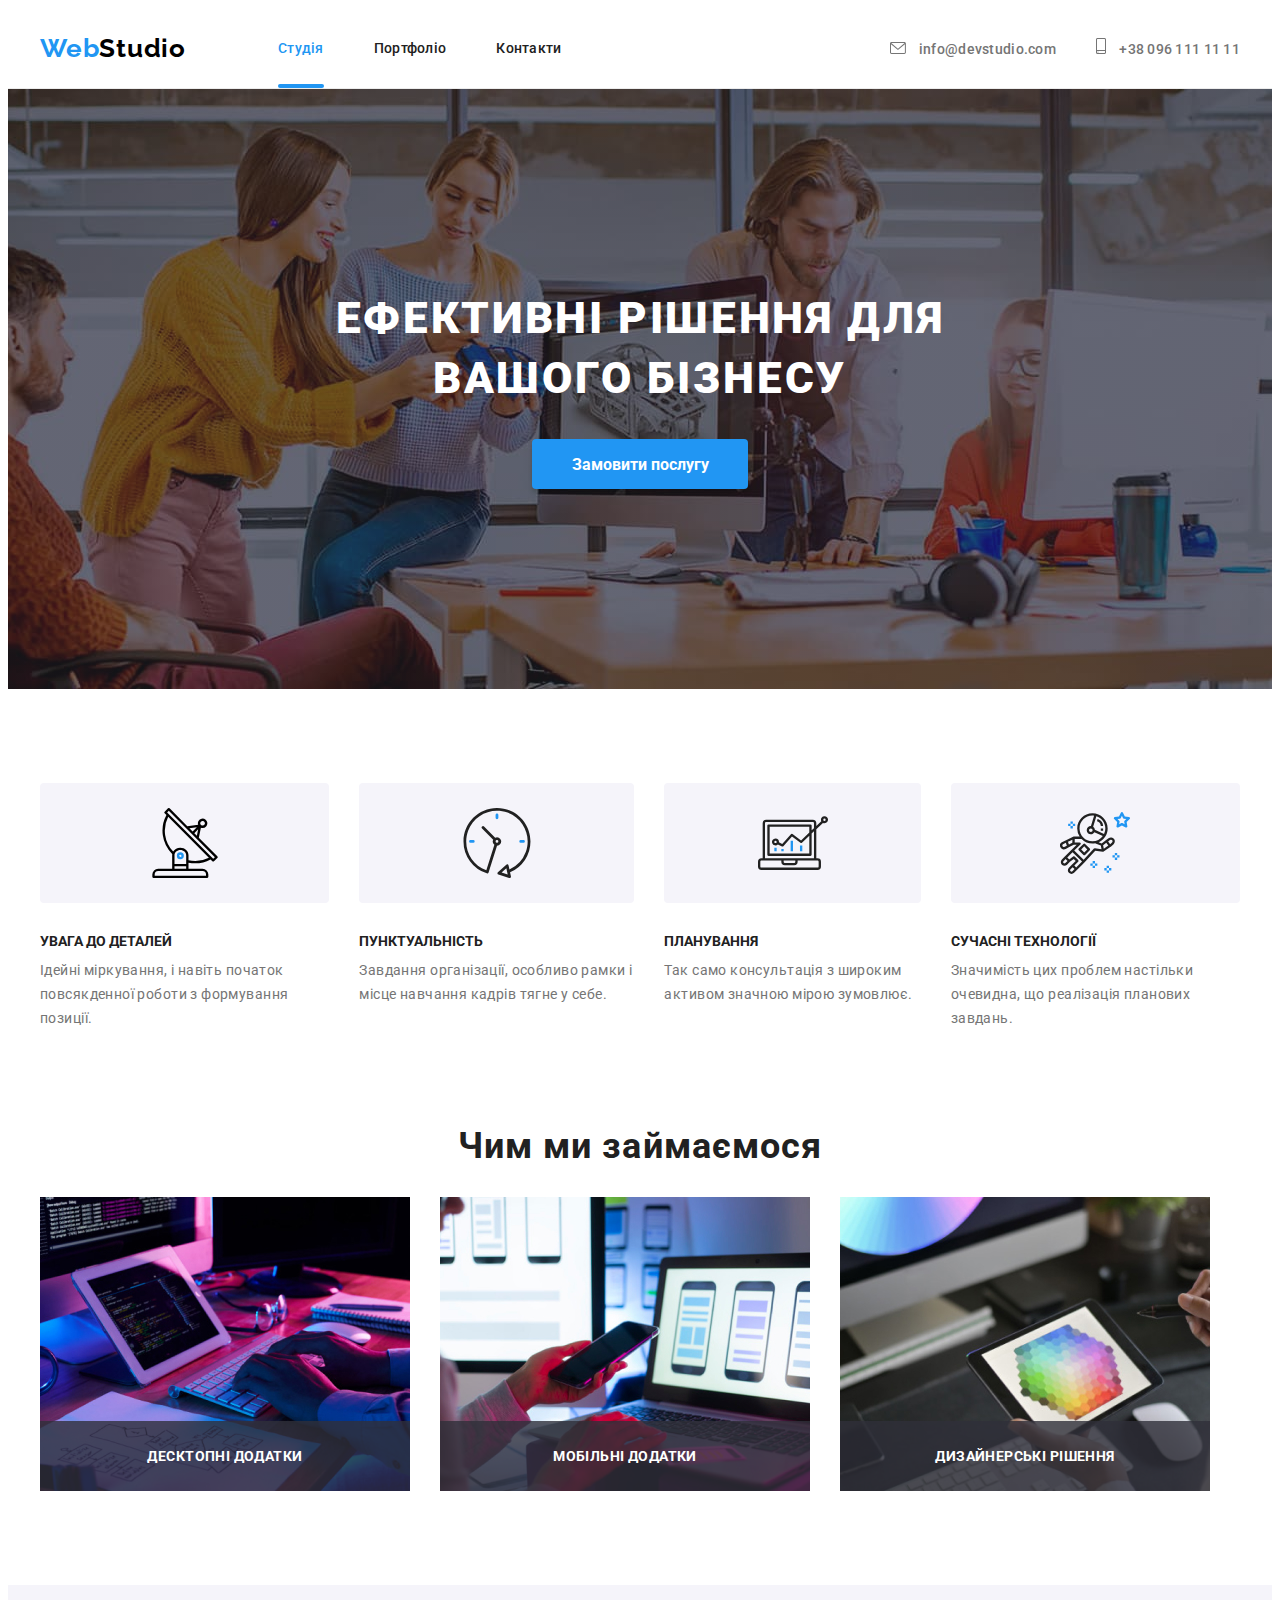
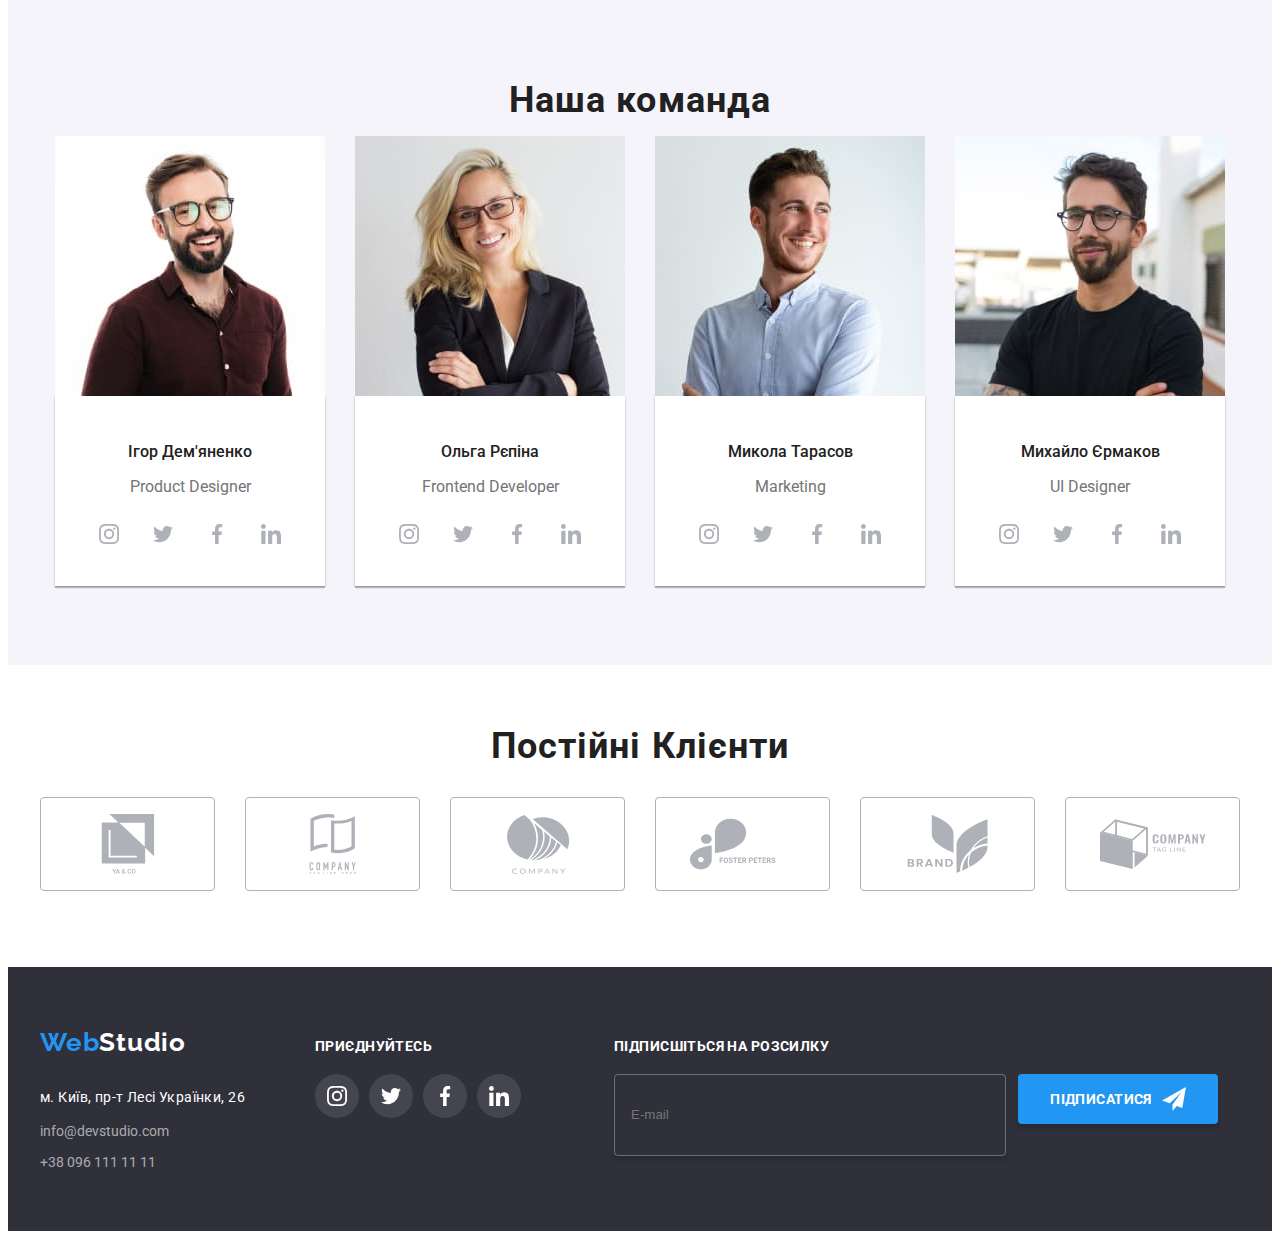
<file: index.html>
<!DOCTYPE html>
<html lang="uk">
  <head>
    <meta charset="UTF-8" />
    <meta name="viewport" content="width=device-width, initial-scale=1.0" />

    <link rel="preconnect" href="https://fonts.googleapis.com" />
    <link rel="preconnect" href="https://fonts.gstatic.com" crossorigin />
    <link
      href="https://fonts.googleapis.com/css2?family=Montserrat:wght@400;700&family=Roboto:wght@400;500;700;900&display=swap"
      rel="stylesheet"
    />
    <link
      href="https://fonts.googleapis.com/css2?family=Montserrat:wght@400;700&family=Raleway:wght@400;500;700;900&display=swap"
      rel="stylesheet"
    />
    <link
      rel="stylesheet"
      href="https://cdnjs.cloudflare.com/ajax/libs/modern-normalize/2.0.0/modern-normalize.min.css"
      integrity="sha512-4xo8blKMVCiXpTaLzQSLSw3KFOVPWhm/TRtuPVc4WG6kUgjH6J03IBuG7JZPkcWMxJ5huwaBpOpnwYElP/m6wg=="
      crossorigin="anonymous"
      referrerpolicy="no-referrer"
    />
    <link rel="stylesheet" href="./css/main.min.css" />
    <title>WebStudio</title>
  </head>

  <body class="body" style>
    <!-- Header -->
    <header class="header-container">
      <div class="container head-container">
        <nav class="navigation">
          <a class="logo" href="./index.html">
            Web<span class="studio">Studio</span>
          </a>
          <ul class="navigation__list">
            <li class="navigation__item">
              <a class="navigation__link current" href="./index.html">Студія</a>
            </li>
            <li class="navigation__item">
              <a class="navigation__link" href="./portfolio.html">Портфоліо</a>
            </li>
            <li class="navigation__item">
              <a class="navigation__link" href="./contacts.html">Контакти</a>
            </li>
          </ul>
        </nav>
        <button
          type="button"
          class="menu-toggle js-open-menu"
          aria-expanded="false"
          aria-controls="mobile-menu"
        >
          <svg width="40" height="40">
            <use
              class="button-mobile__icon"
              href="./images/sprite/sprite.svg#icon-menu"
            ></use>
          </svg>
        </button>
        <!-- contacts -->
        <ul class="contacts-header__list">
          <li class="contacts-header__item">
            <a class="contacts-header__link" href="mailto:info@devstudio.com">
              <svg class="contacts-header__icon mail">
                <use href="./images/sprite/sprite.svg#icon-mail"></use>
              </svg>
              info@devstudio.com
            </a>
          </li>
          <li class="contacts-header__item">
            <a class="contacts-header__link" href="tel:+380961111111">
              <svg class="contacts-header__icon phone">
                <use href="./images/sprite/sprite.svg#icon-phone"></use>
              </svg>
              +38 096 111 11 11
            </a>
          </li>
        </ul>
        <!-- mobile menu -->
        <div class="mobile-menu js-menu-container" id="mobile-menu">
          <button type="button" class="menu-toggle js-close-menu">
            <svg width="40" height="40">
              <use
                class="mobile-close__icon"
                href="./images/sprite/sprite.svg#icon-close-menu"
              ></use>
            </svg>
          </button>
          <div class="menu">
            <nav class="navigation-mob">
              <ul class="navigation-mob__list">
                <li class="navigation-mob__item">
                  <a class="navigation-mob__link current" href="./index.html"
                    >Студія</a
                  >
                </li>
                <li class="navigation-mob__item">
                  <a class="navigation-mob__link" href="./portfolio.html"
                    >Портфоліо</a
                  >
                </li>
                <li class="navigation-mob__item">
                  <a class="navigation-mob__link" href="./contacts.html"
                    >Контакти</a
                  >
                </li>
              </ul>
            </nav>
            <!-- mobile contacts -->
            <ul class="contacts-mob__list">
              <li class="contacts-mob__item">
                <a class="contacts-mob__link" href="mailto:info@devstudio.com">
                  info@devstudio.com
                </a>
              </li>
              <li class="contacts-mob__item">
                <a class="contacts-mob__link" href="tel:+380961111111">
                  +38 096 111 11 11
                </a>
              </li>
            </ul>
            <ul class="mobile-pages__list">
              <li class="mobile-pages__item">
                <a class="mobile-pages__link" href="">Instagram</a>
              </li>
              <li class="mobile-pages__item">
                <a class="mobile-pages__link" href="">Twitter</a>
              </li>
              <li class="mobile-pages__item">
                <a class="mobile-pages__link" href="">Facebook</a>
              </li>
              <li class="mobile-pages__item">
                <a class="mobile-pages__link" href="">LinkedIn</a>
              </li>
            </ul>
          </div>
        </div>
      </div>
    </header>

    <main>
      <!-- hero -->
      <section class="hero">
        <div class="container">
          <h1 class="hero__title">Ефективні рішення для вашого бізнесу</h1>
          <button data-modal-open class="hero__button" type="button">
            Замовити послугу
          </button>
        </div>
      </section>

      <!-- Advantages Section -->
      <section class="advantages-section">
        <div class="container">
          <h2 class="hide-title">Наші переваги</h2>
          <ul class="advantages">
            <li class="advantages__item">
              <div class="advantages__block">
                <svg class="advantages__icon">
                  <use href="./images/sprite/sprite.svg#icon-antenna"></use>
                </svg>
              </div>
              <h3 class="advantages__title">УВАГА ДО ДЕТАЛЕЙ</h3>
              <p class="advantages__info">
                Ідейні міркування, і навіть початок повсякденної роботи з
                формування позиції.
              </p>
            </li>
            <li class="advantages__item">
              <div class="advantages__block">
                <svg class="advantages__icon">
                  <use href="./images/sprite/sprite.svg#icon-clock"></use>
                </svg>
              </div>
              <h3 class="advantages__title">ПУНКТУАЛЬНІСТЬ</h3>
              <p class="advantages__info">
                Завдання організації, особливо рамки і місце навчання кадрів
                тягне у себе.
              </p>
            </li>
            <li class="advantages__item">
              <div class="advantages__block">
                <svg class="advantages__icon">
                  <use href="./images/sprite/sprite.svg#icon-diagram"></use>
                </svg>
              </div>
              <h3 class="advantages__title">ПЛАНУВАННЯ</h3>
              <p class="advantages__info">
                Так само консультація з широким активом значною мірою зумовлює.
              </p>
            </li>
            <li class="advantages__item">
              <div class="advantages__block">
                <svg class="advantages__icon">
                  <use href="./images/sprite/sprite.svg#icon-astronaut"></use>
                </svg>
              </div>
              <h3 class="advantages__title">СУЧАСНІ ТЕХНОЛОГІЇ</h3>
              <p class="advantages__info">
                Значимість цих проблем настільки очевидна, що реалізація
                планових завдань.
              </p>
            </li>
          </ul>
        </div>
      </section>

      <!-- Work Section -->
      <section class="work">
        <div class="container">
          <h2 class="title">Чим ми займаємося</h2>
          <ul class="work__list">
            <li class="work__item">
              <div class="work__thumb">
                <img
                  class="work__picture"
                  src="./images/programming.jpg"
                  alt="Programming"
                  width="370"
                  height="294"
                />
                <div class="work-overlay">
                  <p class="work-overlay__info">Десктопні додатки</p>
                </div>
              </div>
            </li>
            <li class="work__item">
              <div class="work__thumb">
                <img
                  class="work__picture"
                  src="./images/CreatingAplications.jpg"
                  alt="Creating Applications"
                  width="370"
                  height="294"
                />
                <div class="work-overlay">
                  <p class="work-overlay__info">Мобільні додатки</p>
                </div>
              </div>
            </li>
            <li class="work__item">
              <div class="work__thumb">
                <img
                  class="work__picture"
                  src="./images/testing.jpg"
                  alt="Testing"
                  width="370"
                  height="294"
                />
                <div class="work-overlay">
                  <p class="work-overlay__info">Дизайнерські рішення</p>
                </div>
              </div>
            </li>
          </ul>
        </div>
      </section>

      <!-- Team Section -->
      <section class="team">
        <div class="container">
          <h2 class="title">Наша команда</h2>
          <ul class="team__list">
            <!-- Team Member -->
            <li class="team__item">
              <picture>
                <source
                  srcset="
                    ./images/ihor/ihor-mobile@1.jpg 1x,
                    ./images/ihor/ihor-mobile@2.jpg 2x
                  "
                  media="(max-width: 767px)"
                />

                <source
                  srcset="
                    ./images/ihor/ihor-tablet@1.jpg 1x,
                    ./images/ihor/ihor-tablet@2.jpg 2x
                  "
                  media="(min-width: 768px) and (max-width: 1199px)"
                />

                <source
                  srcset="
                    ./images/ihor/ihor-desktop@1.jpg 1x,
                    ./images/ihor/ihor-desktop@2.jpg 2x
                  "
                  media="(min-width: 1200px)"
                />
                <img
                  class="team__picture"
                  src="./images/ihor/ihor-mobile@1.jpg"
                  alt="Ігор Дем'яненко"
                />
              </picture>
              <div class="team__info">
                <h3 class="team__name">Ігор Дем'яненко</h3>
                <p class="team__proffetion">Product Designer</p>
                <ul class="profiles__list">
                  <li class="profiles__item">
                    <a class="profiles__link" href="">
                      <svg class="profiles__icon">
                        <use
                          href="./images/sprite/sprite.svg#icon-instagram"
                        ></use>
                      </svg>
                    </a>
                  </li>
                  <li class="profiles__item">
                    <a class="profiles__link" href="">
                      <svg class="profiles__icon">
                        <use
                          href="./images/sprite/sprite.svg#icon-twitter"
                        ></use>
                      </svg>
                    </a>
                  </li>
                  <li class="profiles__item">
                    <a class="profiles__link" href="">
                      <svg class="profiles__icon">
                        <use
                          href="./images/sprite/sprite.svg#icon-facebook"
                        ></use>
                      </svg>
                    </a>
                  </li>
                  <li class="profiles__item">
                    <a class="profiles__link" href="">
                      <svg class="profiles__icon">
                        <use
                          href="./images/sprite/sprite.svg#icon-linkedin"
                        ></use>
                      </svg>
                    </a>
                  </li>
                </ul>
              </div>
            </li>
            <!-- Team Member -->
            <li class="team__item">
              <picture>
                <source
                  srcset="
                    ./images/olha/olha-mobile@1.jpg 1x,
                    ./images/olha/olha-mobile@2.jpg 2x
                  "
                  media="(max-width: 767px)"
                />

                <source
                  srcset="
                    ./images/olha/olha-tablet@1.jpg 1x,
                    ./images/olha/olha-tablet@2.jpg 2x
                  "
                  media="(min-width: 768px) and (max-width: 1199px)"
                />

                <source
                  srcset="
                    ./images/olha/olha-desktop@1.jpg 1x,
                    ./images/olha/olha-desktop@2.jpg 2x
                  "
                  media="(min-width: 1200px)"
                />
                <img
                  class="team__picture"
                  src="./images/olha/olha-mobile@1.jpg"
                  alt="Ольга Репіна"
                />
              </picture>
              <div class="team__info">
                <h3 class="team__name">Ольга Рєпіна</h3>
                <p class="team__proffetion">Frontend Developer</p>
                <ul class="profiles__list">
                  <li class="profiles__item">
                    <a class="profiles__link" href="">
                      <svg class="profiles__icon">
                        <use
                          href="./images/sprite/sprite.svg#icon-instagram"
                        ></use>
                      </svg>
                    </a>
                  </li>
                  <li class="profiles__item">
                    <a class="profiles__link" href="">
                      <svg class="profiles__icon">
                        <use
                          href="./images/sprite/sprite.svg#icon-twitter"
                        ></use>
                      </svg>
                    </a>
                  </li>
                  <li class="profiles__item">
                    <a class="profiles__link" href="">
                      <svg class="profiles__icon">
                        <use
                          href="./images/sprite/sprite.svg#icon-facebook"
                        ></use>
                      </svg>
                    </a>
                  </li>
                  <li class="profiles__item">
                    <a class="profiles__link" href="">
                      <svg class="profiles__icon">
                        <use
                          href="./images/sprite/sprite.svg#icon-linkedin"
                        ></use>
                      </svg>
                    </a>
                  </li>
                </ul>
              </div>
            </li>
            <!-- Team Member -->
            <li class="team__item">
              <picture>
                <source
                  srcset="
                    ./images/mikola/mikola-mobile@1.jpg 1x,
                    ./images/mikola/mikola-mobile@2.jpg 2x
                  "
                  media="(max-width: 767px)"
                />

                <source
                  srcset="
                    ./images/mikola/mikola-tablet@1.jpg 1x,
                    ./images/mikola/mikola-tablet@2.jpg 2x
                  "
                  media="(min-width: 768px) and (max-width: 1199px)"
                />

                <source
                  srcset="
                    ./images/mikola/mikola-desktop@1.jpg 1x,
                    ./images/mikola/mikola-desktop@2.jpg 2x
                  "
                  media="(min-width: 1200px)"
                />
                <img
                  class="team__picture"
                  src="./images/mikola/mikola-mobile@1.jpg"
                  alt="Микола Тарасов"
                />
              </picture>
              <div class="team__info">
                <h3 class="team__name">Микола Тарасов</h3>
                <p class="team__proffetion">Marketing</p>
                <ul class="profiles__list">
                  <li class="profiles__item">
                    <a class="profiles__link" href="">
                      <svg class="profiles__icon">
                        <use
                          href="./images/sprite/sprite.svg#icon-instagram"
                        ></use>
                      </svg>
                    </a>
                  </li>
                  <li class="profiles__item">
                    <a class="profiles__link" href="">
                      <svg class="profiles__icon">
                        <use
                          href="./images/sprite/sprite.svg#icon-twitter"
                        ></use>
                      </svg>
                    </a>
                  </li>
                  <li class="profiles__item">
                    <a class="profiles__link" href="">
                      <svg class="profiles__icon">
                        <use
                          href="./images/sprite/sprite.svg#icon-facebook"
                        ></use>
                      </svg>
                    </a>
                  </li>
                  <li class="profiles__item">
                    <a class="profiles__link" href="">
                      <svg class="profiles__icon">
                        <use
                          href="./images/sprite/sprite.svg#icon-linkedin"
                        ></use>
                      </svg>
                    </a>
                  </li>
                </ul>
              </div>
            </li>
            <!-- Team Member -->
            <li class="team__item">
              <picture>
                <source
                  srcset="
                    ./images/mihailo/michailo-mobile@1.jpg 1x,
                    ./images/mihailo/michailo-mobile@2.jpg 2x
                  "
                  media="(max-width: 767px)"
                />

                <source
                  srcset="
                    ./images/mihailo/michailo-tablet@1.jpg 1x,
                    ./images/mihailo/michailo-tablet@2.jpg 2x
                  "
                  media="(min-width: 768px) and (max-width: 1199px)"
                />

                <source
                  srcset="
                    ./images/mihailo/michailo-desktop@1.jpg 1x,
                    ./images/mihailo/michailo-desktop@2.jpg 2x
                  "
                  media="(min-width: 1200px)"
                />
                <img
                  class="team__picture"
                  src="./images/mihailo/michailo-mobile@1.jpg"
                  alt="Михайло Єрмаков"
                />
              </picture>
              <div class="team__info">
                <h3 class="team__name">Михайло Єрмаков</h3>
                <p class="team__proffetion">UI Designer</p>
                <ul class="profiles__list">
                  <li class="profiles__item">
                    <a class="profiles__link" href="">
                      <svg class="profiles__icon">
                        <use
                          href="./images/sprite/sprite.svg#icon-instagram"
                        ></use>
                      </svg>
                    </a>
                  </li>
                  <li class="profiles__item">
                    <a class="profiles__link" href="">
                      <svg class="profiles__icon">
                        <use
                          href="./images/sprite/sprite.svg#icon-twitter"
                        ></use>
                      </svg>
                    </a>
                  </li>
                  <li class="profiles__item">
                    <a class="profiles__link" href="">
                      <svg class="profiles__icon">
                        <use
                          href="./images/sprite/sprite.svg#icon-facebook"
                        ></use>
                      </svg>
                    </a>
                  </li>
                  <li class="profiles__item">
                    <a class="profiles__link" href="">
                      <svg class="profiles__icon">
                        <use
                          href="./images/sprite/sprite.svg#icon-linkedin"
                        ></use>
                      </svg>
                    </a>
                  </li>
                </ul>
              </div>
            </li>
          </ul>
        </div>
      </section>

      <!-- Clients Section -->
      <section class="clients">
        <div class="container">
          <h2 class="title">Постійні Клієнти</h2>
          <ul class="clients__list">
            <li class="clients__item">
              <a class="clients__link" href="">
                <svg class="clients__logo">
                  <use href="./images/sprite/sprite.svg#icon-logo"></use>
                </svg>
              </a>
            </li>
            <li class="clients__item">
              <a class="clients__link" href="">
                <svg class="clients__logo">
                  <use href="./images/sprite/sprite.svg#icon-logo1"></use>
                </svg>
              </a>
            </li>
            <li class="clients__item">
              <a class="clients__link" href="">
                <svg class="clients__logo">
                  <use href="./images/sprite/sprite.svg#icon-logo2"></use>
                </svg>
              </a>
            </li>
            <li class="clients__item">
              <a class="clients__link" href="">
                <svg class="clients__logo">
                  <use href="./images/sprite/sprite.svg#icon-logo3"></use>
                </svg>
              </a>
            </li>
            <li class="clients__item">
              <a class="clients__link" href="">
                <svg class="clients__logo">
                  <use href="./images/sprite/sprite.svg#icon-logo4"></use>
                </svg>
              </a>
            </li>
            <li class="clients__item">
              <a class="clients__link" href="">
                <svg class="clients__logo">
                  <use href="./images/sprite/sprite.svg#icon-logo5"></use>
                </svg>
              </a>
            </li>
          </ul>
        </div>
      </section>
    </main>

    <!-- Footer -->
    <footer class="footer-container">
      <div class="container footer-box">
        <div class="tablet-footer">
          <div class="address-box">
            <a class="logo" href="/">
              Web<span class="studio-footer">Studio</span>
            </a>
            <address class="address">
              <p class="address__info">м. Київ, пр-т Лесі Українки, 26</p>
              <ul class="address__list">
                <li class="address__item">
                  <a class="address__link" href="mailto:info@devstudio.com">
                    info@devstudio.com
                  </a>
                </li>
                <li class="address__item">
                  <a class="address__link" href="tel:+380961111111"
                    >+38 096 111 11 11</a
                  >
                </li>
              </ul>
            </address>
          </div>
          <!-- official pages -->
          <div class="official-pages">
            <h2 class="official-pages__title">приєднуйтесь</h2>
            <ul class="page__list">
              <li class="page__item">
                <a class="page__link" href="">
                  <svg class="page__icon">
                    <use href="./images/sprite/sprite.svg#icon-instagram"></use>
                  </svg>
                </a>
              </li>
              <li class="page__item">
                <a class="page__link" href="">
                  <svg class="page__icon">
                    <use href="./images/sprite/sprite.svg#icon-twitter"></use>
                  </svg>
                </a>
              </li>
              <li class="page__item">
                <a class="page__link" href="">
                  <svg class="page__icon">
                    <use href="./images/sprite/sprite.svg#icon-facebook"></use>
                  </svg>
                </a>
              </li>
              <li class="page__item">
                <a class="page__link" href="">
                  <svg class="page__icon">
                    <use href="./images/sprite/sprite.svg#icon-linkedin"></use>
                  </svg>
                </a>
              </li>
            </ul>
          </div>
        </div>
        <!-- form in footer -->
        <div class="footer-form-area">
          <h2 class="footer-form-title">ПІДПИСШІТЬСЯ НА РОЗСИЛКУ</h2>
          <div class="button-input-foot">
            <form action="" class="footer-form">
              <div class="foot-input-box">
                <input class="footer-input" placeholder="E-mail" type="text" />
              </div>
            </form>
            <div class="footer-button">
              <button class="footer-button__form" type="submit">
                Підписатися
                <svg class="footer-button__icon">
                  <use href="./images/sprite/sprite.svg#icon-send"></use>
                </svg>
              </button>
            </div>
          </div>
        </div>
      </div>
    </footer>

    <!-- Modal -->
    <div data-modal class="backdrop is-hidden">
      <div class="modal">
        <button class="modal-close" data-modal-close>
          <svg class="modal-close__icon">
            <use href="./images/sprite/sprite.svg#icon-close"></use>
          </svg>
        </button>
        <h2 class="modal-title">Залиште свої дані, ми вам передзвонимо</h2>
        <form class="form" action="">
          <div class="form-box">
            <label for="name" class="label">Ім'я</label>
            <div class="input-box">
              <input id="name" class="input-box__input" type="text" />
              <svg class="input-box__icon">
                <use href="./images/sprite/sprite.svg#icon-person-modal"></use>
              </svg>
            </div>
          </div>
          <div class="form-box">
            <label for="tel" class="label">Телефон</label>
            <div class="input-box">
              <input id="tel" class="input-box__input" type="tel" />
              <svg class="input-box__icon">
                <use href="./images/sprite/sprite.svg#icon-phone-modal"></use>
              </svg>
            </div>
          </div>
          <div class="form-box">
            <label for="email" class="label">Пошта</label>
            <div class="input-box">
              <input id="email" class="input-box__input" type="email" />
              <svg class="input-box__icon">
                <use href="./images/sprite/sprite.svg#icon-email-modal"></use>
              </svg>
            </div>
          </div>
          <div class="form-box">
            <label class="label" for="comment">Коментар</label>
            <textarea
              class="comment"
              id="comment"
              placeholder="Введіть текст"
            ></textarea>
          </div>
        </form>
        <div class="checkbox-modal">
          <label class="checkbox-label">
            <input class="checkbox" type="checkbox" />
            <span class="checkbox-icon">
              <svg class="checkbox-icon__check">
                <use href="./images/sprite/sprite.svg#icon-check"></use>
              </svg>
            </span>
            <span class="checkbox__info">
              Погоджуюся з розсилкою та приймаю
              <a class="checkbox-link" href="/">Умови договору</a>
            </span>
          </label>
        </div>
        <button class="button-modal" type="submit">Відправити</button>
      </div>
    </div>

    <script src="./js/modal.js"></script>
    <script src="./js/menu.js"></script>
  </body>
</html>
</file>
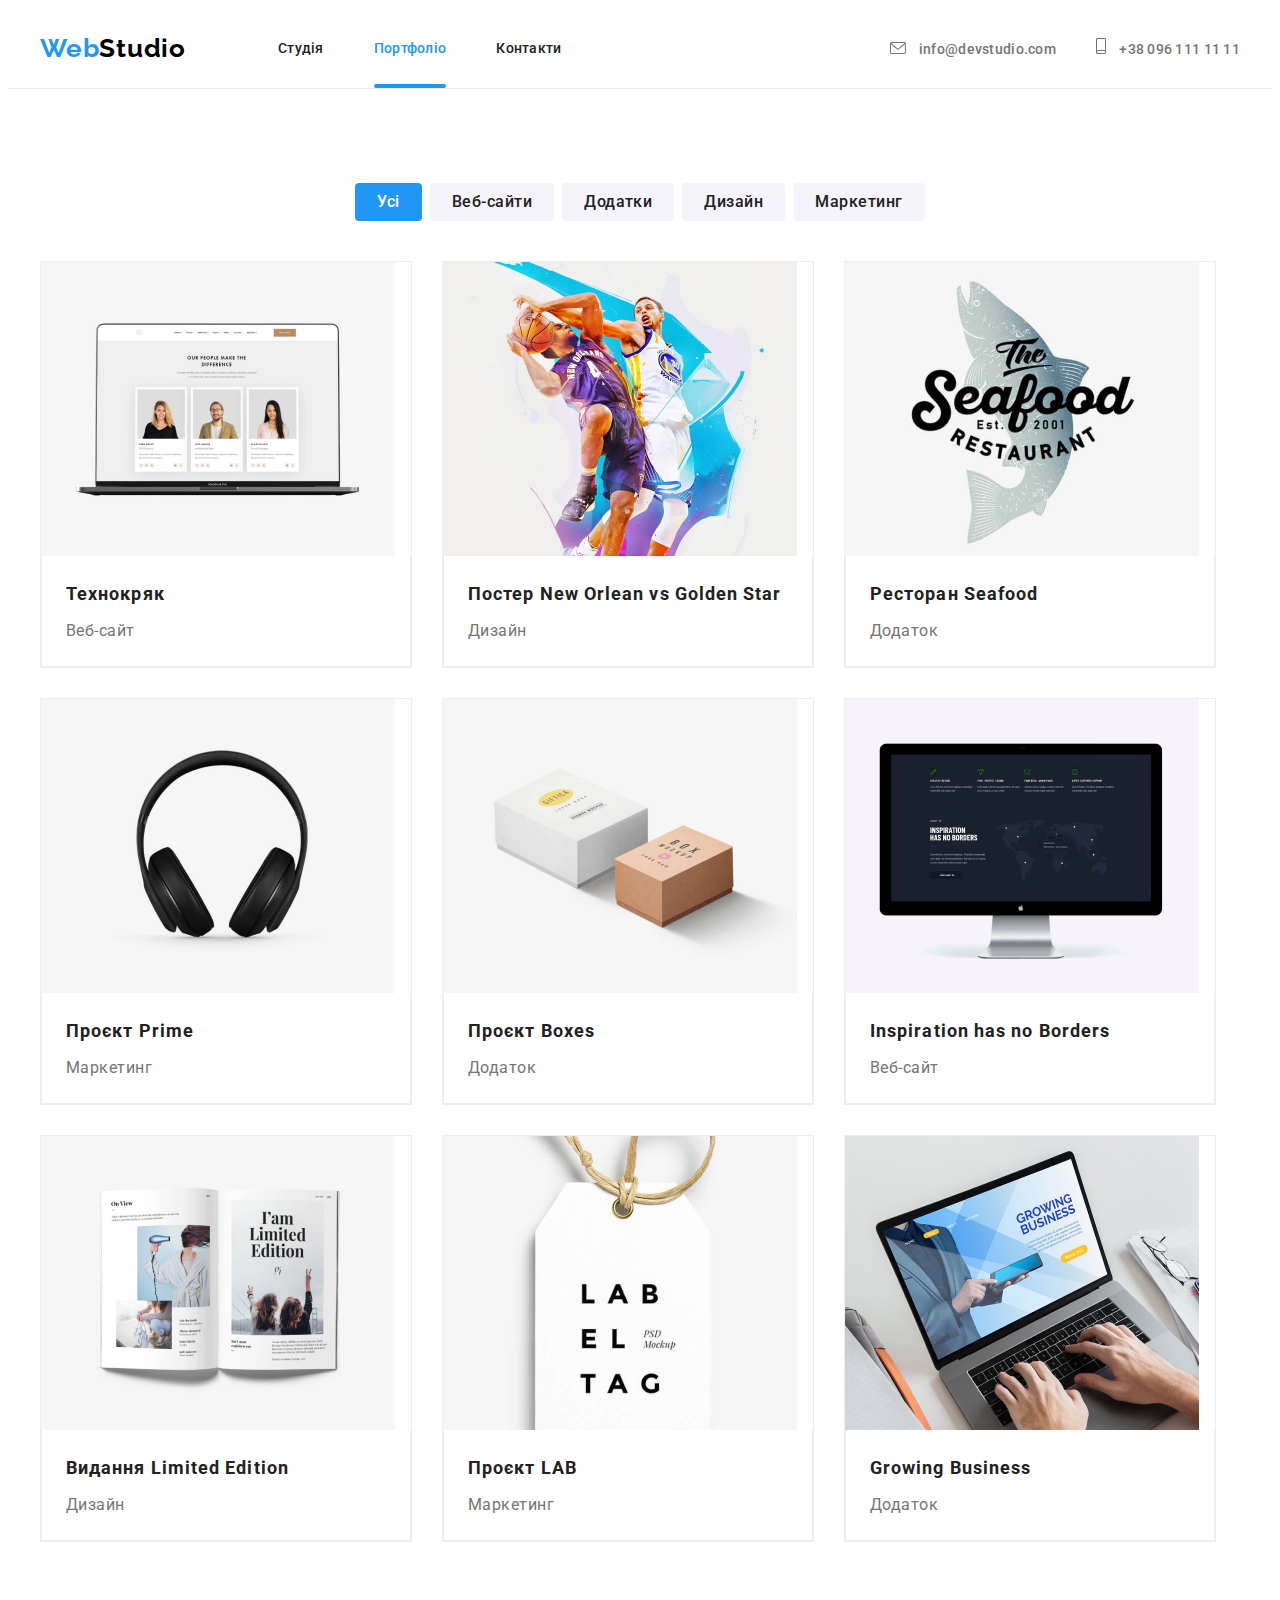
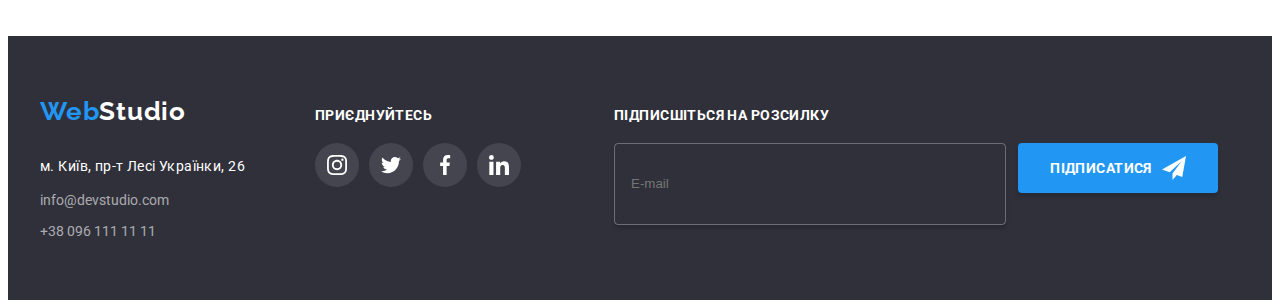
<file: portfolio.html>
<!DOCTYPE html>
<html lang="uk">
  <head>
    <meta charset="UTF-8" />
    <meta name="viewport" content="width=device-width, initial-scale=1.0" />

    <link rel="preconnect" href="https://fonts.googleapis.com" />
    <link rel="preconnect" href="https://fonts.gstatic.com" crossorigin />
    <link
      href="https://fonts.googleapis.com/css2?family=Montserrat:wght@400;700&family=Roboto:wght@400;500;700;900&display=swap"
      rel="stylesheet"
    />
    <link rel="preconnect" href="https://fonts.googleapis.com" />
    <link rel="preconnect" href="https://fonts.gstatic.com" crossorigin />
    <link
      href="https://fonts.googleapis.com/css2?family=Montserrat:wght@400;700&family=Raleway:wght@400;500;700;900&display=swap"
      rel="stylesheet"
    />
    <link
      rel="stylesheet"
      href="https://cdnjs.cloudflare.com/ajax/libs/modern-normalize/2.0.0/modern-normalize.min.css"
      integrity="sha512-4xo8blKMVCiXpTaLzQSLSw3KFOVPWhm/TRtuPVc4WG6kUgjH6J03IBuG7JZPkcWMxJ5huwaBpOpnwYElP/m6wg=="
      crossorigin="anonymous"
      referrerpolicy="no-referrer"
    />
    <link rel="stylesheet" href="./css/main.min.css" />
    <title>Portfolio</title>
  </head>
  <body class="body">
    <!-- Header -->
    <header class="header-container">
      <div class="container head-container">
        <nav class="navigation">
          <a class="logo" href="./index.html">
            Web<span class="studio">Studio</span>
          </a>
          <ul class="navigation__list">
            <li class="navigation__item">
              <a class="navigation__link" href="./index.html">Студія</a>
            </li>
            <li class="navigation__item">
              <a class="navigation__link current" href="./portfolio.html"
                >Портфоліо</a
              >
            </li>
            <li class="navigation__item">
              <a class="navigation__link" href="./contacts.html">Контакти</a>
            </li>
          </ul>
        </nav>
        <button
          type="button"
          class="menu-toggle js-open-menu"
          aria-expanded="false"
          aria-controls="mobile-menu"
        >
          <svg width="40" height="40">
            <use
              class="button-mobile__icon"
              href="./images/sprite/sprite.svg#icon-menu"
            ></use>
          </svg>
        </button>
        <!-- contacts -->
        <ul class="contacts-header__list">
          <li class="contacts-header__item">
            <a class="contacts-header__link" href="mailto:info@devstudio.com">
              <svg class="contacts-header__icon mail">
                <use href="./images/sprite/sprite.svg#icon-mail"></use>
              </svg>
              info@devstudio.com
            </a>
          </li>
          <li class="contacts-header__item">
            <a class="contacts-header__link" href="tel:+380961111111">
              <svg class="contacts-header__icon phone">
                <use href="./images/sprite/sprite.svg#icon-phone"></use>
              </svg>
              +38 096 111 11 11
            </a>
          </li>
        </ul>
        <!-- mobile menu -->
        <div class="mobile-menu js-menu-container" id="mobile-menu">
          <button type="button" class="menu-toggle js-close-menu">
            <svg width="40" height="40">
              <use
                class="mobile-close__icon"
                href="./images/sprite/sprite.svg#icon-close-menu"
              ></use>
            </svg>
          </button>
          <div class="menu">
            <nav class="navigation-mob">
              <ul class="navigation-mob__list">
                <li class="navigation-mob__item">
                  <a class="navigation-mob__link" href="./index.html">Студія</a>
                </li>
                <li class="navigation-mob__item">
                  <a
                    class="navigation-mob__link current"
                    href="./portfolio.html"
                    >Портфоліо</a
                  >
                </li>
                <li class="navigation-mob__item">
                  <a class="navigation-mob__link" href="./contacts.html"
                    >Контакти</a
                  >
                </li>
              </ul>
            </nav>
            <!-- mobile contacts -->
            <ul class="contacts-mob__list">
              <li class="contacts-mob__item">
                <a class="contacts-mob__link" href="mailto:info@devstudio.com">
                  info@devstudio.com
                </a>
              </li>
              <li class="contacts-mob__item">
                <a class="contacts-mob__link" href="tel:+380961111111">
                  +38 096 111 11 11
                </a>
              </li>
            </ul>
            <ul class="mobile-pages__list">
              <li class="mobile-pages__item">
                <a class="mobile-pages__link" href="">Instagram</a>
              </li>
              <li class="mobile-pages__item">
                <a class="mobile-pages__link" href="">Twitter</a>
              </li>
              <li class="mobile-pages__item">
                <a class="mobile-pages__link" href="">Facebook</a>
              </li>
              <li class="mobile-pages__item">
                <a class="mobile-pages__link" href="">LinkedIn</a>
              </li>
            </ul>
          </div>
        </div>
      </div>
    </header>
    <!-- main -->
    <main>
      <section class="portfolio">
        <div class="container">
          <h1 hidden>Наші роботи</h1>
          <ul class="filter__list">
            <li class="filter__item">
              <button class="filter__button current" type="button">Усі</button>
            </li>
            <li class="filter__item">
              <button class="filter__button" type="button">Веб-сайти</button>
            </li>
            <li class="filter__item">
              <button class="filter__button" type="button">Додатки</button>
            </li>
            <li class="filter__item">
              <button class="filter__button" type="button">Дизайн</button>
            </li>
            <li class="filter__item">
              <button class="filter__button" type="button">Маркетинг</button>
            </li>
          </ul>
          <!-- projects -->
          <ul class="project__list">
            <li class="project__item">
              <a class="project__link" href="">
                <div class="project__thumb">
                  <picture>
                    <source
                      srcset="
                        ./images/imagesPartfolio/1pic/img-phone@1.jpg 1x,
                        ./images/imagesPartfolio/1pic/img-phone@2.jpg 2x
                      "
                      media="(max-width: 767px)"
                    />
                    <source
                      srcset="
                        ./images/imagesPartfolio/1pic/img-tablet@1.jpg 1x,
                        ./images/imagesPartfolio/1pic/img-tablet@2.jpg 2x
                      "
                      media="(min-width: 768px)"
                    />
                    <source
                      srcset="
                        ./images/imagesPartfolio/1pic/img-desktop@1.jpg 1x,
                        ./images/imagesPartfolio/1pic/img-desktop@2.jpg 2x
                      "
                      media="(min-width: 1200px)"
                    />
                    <img
                      class="project__pick"
                      src="./images/imagesPartfolio/1pic/img-phone@1.jpg"
                      alt="."
                    />
                  </picture>
                  <div class="overlay">
                    <p class="overlay__info">
                      Ресурс пропонує комплексні пропозиції з різним рівнем
                      функціоналу та сервісів. Все це дозволить відвідувачу
                      отримати вичерпні відомості про компанію чи приватну
                      особу.
                    </p>
                  </div>
                </div>
                <div class="project__name">
                  <h2 class="project__title">Технокряк</h2>
                  <p class="project__category">Веб-сайт</p>
                </div>
              </a>
            </li>
            <li class="project__item">
              <a class="project__link" href="">
                <div class="project__thumb">
                  <picture>
                    <source
                      srcset="
                        ./images/imagesPartfolio/2pic/img-phone@1.jpg 1x,
                        ./images/imagesPartfolio/2pic/img-phone@2.jpg 2x
                      "
                      media="(max-width: 767px)"
                    />
                    <source
                      srcset="
                        ./images/imagesPartfolio/2pic/img-tablet@1.jpg 1x,
                        ./images/imagesPartfolio/2pic/img-tablet@2.jpg 2x
                      "
                      media="(min-width: 768px)"
                    />
                    <source
                      srcset="
                        ./images/imagesPartfolio/2pic/img-desktop@1.jpg 1x,
                        ./images/imagesPartfolio/2pic/img-desktop@2.jpg 2x
                      "
                      media="(min-width: 1200px)"
                    />
                    <img
                      class="project__pick"
                      src="./images/imagesPartfolio/2pic/img-phone@1.jpg"
                      alt="."
                    />
                  </picture>
                  <div class="overlay">
                    <p class="overlay__info">
                      Ресурс пропонує комплексні пропозиції з різним рівнем
                      функціоналу та сервісів. Все це дозволить відвідувачу
                      отримати вичерпні відомості про компанію чи приватну
                      особу.
                    </p>
                  </div>
                </div>
                <div class="project__name">
                  <h2 class="project__title">
                    Постер New Orlean vs Golden Star
                  </h2>
                  <p class="project__category">Дизайн</p>
                </div>
              </a>
            </li>
            <li class="project__item">
              <a class="project__link" href="">
                <div class="project__thumb">
                  <picture>
                    <source
                      srcset="
                        ./images/imagesPartfolio/3pic/img-phone@1.jpg 1x,
                        ./images/imagesPartfolio/3pic/img-phone@2.jpg 2x
                      "
                      media="(max-width: 767px)"
                    />
                    <source
                      srcset="
                        ./images/imagesPartfolio/3pic/img-tablet@1.jpg 1x,
                        ./images/imagesPartfolio/3pic/img-tablet@2.jpg 2x
                      "
                      media="(min-width: 768px)"
                    />
                    <source
                      srcset="
                        ./images/imagesPartfolio/3pic/img-desktop@1.jpg 1x,
                        ./images/imagesPartfolio/3pic/img-desktop@2.jpg 2x
                      "
                      media="(min-width: 1200px)"
                    />
                    <img
                      class="project__pick"
                      src="./images/imagesPartfolio/3pic/img-phone@1.jpg"
                      alt="."
                    />
                  </picture>
                  <div class="overlay">
                    <p class="overlay__info">
                      Ресурс пропонує комплексні пропозиції з різним рівнем
                      функціоналу та сервісів. Все це дозволить відвідувачу
                      отримати вичерпні відомості про компанію чи приватну
                      особу.
                    </p>
                  </div>
                </div>
                <div class="project__name">
                  <h2 class="project__title">Ресторан Seafood</h2>
                  <p class="project__category">Додаток</p>
                </div>
              </a>
            </li>
            <li class="project__item">
              <a class="project__link" href="">
                <div class="project__thumb">
                  <picture>
                    <source
                      srcset="
                        ./images/imagesPartfolio/4pic/img-phone@1.jpg 1x,
                        ./images/imagesPartfolio/4pic/img-phone@2.jpg 2x
                      "
                      media="(max-width: 767px)"
                    />
                    <source
                      srcset="
                        ./images/imagesPartfolio/4pic/img-tablet@1.jpg 1x,
                        ./images/imagesPartfolio/4pic/img-tablet@2.jpg 2x
                      "
                      media="(min-width: 768px)"
                    />
                    <source
                      srcset="
                        ./images/imagesPartfolio/4pic/img-desktop@1.jpg 1x,
                        ./images/imagesPartfolio/4pic/img-desktop@2.jpg 2x
                      "
                      media="(min-width: 1200px)"
                    />
                    <img
                      class="project__pick"
                      src="./images/imagesPartfolio/4pic/img-phone@1.jpg"
                      alt="."
                    />
                  </picture>
                  <div class="overlay">
                    <p class="overlay__info">
                      Ресурс пропонує комплексні пропозиції з різним рівнем
                      функціоналу та сервісів. Все це дозволить відвідувачу
                      отримати вичерпні відомості про компанію чи приватну
                      особу.
                    </p>
                  </div>
                </div>
                <div class="project__name">
                  <h2 class="project__title">Проєкт Prime</h2>
                  <p class="project__category">Маркетинг</p>
                </div>
              </a>
            </li>
            <li class="project__item">
              <a class="project__link" href="">
                <div class="project__thumb">
                  <picture>
                    <source
                      srcset="
                        ./images/imagesPartfolio/5pic/img-phone@1.jpg 1x,
                        ./images/imagesPartfolio/5pic/img-phone@2.jpg 2x
                      "
                      media="(max-width: 767px)"
                    />
                    <source
                      srcset="
                        ./images/imagesPartfolio/5pic/img-tablet@1.jpg 1x,
                        ./images/imagesPartfolio/5pic/img-tablet@2.jpg 2x
                      "
                      media="(min-width: 768px)"
                    />
                    <source
                      srcset="
                        ./images/imagesPartfolio/5pic/img-desktop@1.jpg 1x,
                        ./images/imagesPartfolio/5pic/img-desktop@2.jpg 2x
                      "
                      media="(min-width: 1200px)"
                    />
                    <img
                      class="project__pick"
                      src="./images/imagesPartfolio/5pic/img-phone@1.jpg"
                      alt="."
                    />
                  </picture>
                  <div class="overlay">
                    <p class="overlay__info">
                      Ресурс пропонує комплексні пропозиції з різним рівнем
                      функціоналу та сервісів. Все це дозволить відвідувачу
                      отримати вичерпні відомості про компанію чи приватну
                      особу.
                    </p>
                  </div>
                </div>
                <div class="project__name">
                  <h2 class="project__title">Проєкт Boxes</h2>
                  <p class="project__category">Додаток</p>
                </div>
              </a>
            </li>
            <li class="project__item">
              <a class="project__link" href="">
                <div class="project__thumb">
                  <picture>
                    <source
                      srcset="
                        ./images/imagesPartfolio/6pic/img-phone@1.jpg 1x,
                        ./images/imagesPartfolio/6pic/img-phone@2.jpg 2x
                      "
                      media="(max-width: 767px)"
                    />
                    <source
                      srcset="
                        ./images/imagesPartfolio/6pic/img-tablet@1.jpg 1x,
                        ./images/imagesPartfolio/6pic/img-tablet@2.jpg 2x
                      "
                      media="(min-width: 768px)"
                    />
                    <source
                      srcset="
                        ./images/imagesPartfolio/6pic/img-desktop@1.jpg 1x,
                        ./images/imagesPartfolio/6pic/img-desktop@2.jpg 2x
                      "
                      media="(min-width: 1200px)"
                    />
                    <img
                      class="project__pick"
                      src="./images/imagesPartfolio/6pic/img-phone@1.jpg"
                      alt="."
                    />
                  </picture>
                  <div class="overlay">
                    <p class="overlay__info">
                      Ресурс пропонує комплексні пропозиції з різним рівнем
                      функціоналу та сервісів. Все це дозволить відвідувачу
                      отримати вичерпні відомості про компанію чи приватну
                      особу.
                    </p>
                  </div>
                </div>
                <div class="project__name">
                  <h2 class="project__title">Inspiration has no Borders</h2>
                  <p class="project__category">Веб-сайт</p>
                </div>
              </a>
            </li>
            <li class="project__item">
              <a class="project__link" href="">
                <div class="project__thumb">
                  <picture>
                    <source
                      srcset="
                        ./images/imagesPartfolio/7pic/img-phone@1.jpg 1x,
                        ./images/imagesPartfolio/7pic/img-phone@2.jpg 2x
                      "
                      media="(max-width: 767px)"
                    />
                    <source
                      srcset="
                        ./images/imagesPartfolio/7pic/img-tablet@1.jpg 1x,
                        ./images/imagesPartfolio/7pic/img-tablet@2.jpg 2x
                      "
                      media="(min-width: 768px)"
                    />
                    <source
                      srcset="
                        ./images/imagesPartfolio/7pic/img-desktop@1.jpg 1x,
                        ./images/imagesPartfolio/7pic/img-desktop@2.jpg 2x
                      "
                      media="(min-width: 1200px)"
                    />
                    <img
                      class="project__pick"
                      src="./images/imagesPartfolio/7pic/img-phone@1.jpg"
                      alt="."
                    />
                  </picture>
                  <div class="overlay">
                    <p class="overlay__info">
                      Ресурс пропонує комплексні пропозиції з різним рівнем
                      функціоналу та сервісів. Все це дозволить відвідувачу
                      отримати вичерпні відомості про компанію чи приватну
                      особу.
                    </p>
                  </div>
                </div>
                <div class="project__name">
                  <h2 class="project__title">Видання Limited Edition</h2>
                  <p class="project__category">Дизайн</p>
                </div>
              </a>
            </li>
            <li class="project__item">
              <a class="project__link" href="">
                <div class="project__thumb">
                  <picture>
                    <source
                      srcset="
                        ./images/imagesPartfolio/8pic/img-phone@1.jpg 1x,
                        ./images/imagesPartfolio/8pic/img-phone@2.jpg 2x
                      "
                      media="(max-width: 767px)"
                    />
                    <source
                      srcset="
                        ./images/imagesPartfolio/8pic/img-tablet@1.jpg 1x,
                        ./images/imagesPartfolio/8pic/img-tablet@2.jpg 2x
                      "
                      media="(min-width: 768px)"
                    />
                    <source
                      srcset="
                        ./images/imagesPartfolio/8pic/img-desktop@1.jpg 1x,
                        ./images/imagesPartfolio/8pic/img-desktop@2.jpg 2x
                      "
                      media="(min-width: 1200px)"
                    />
                    <img
                      class="project__pick"
                      src="./images/imagesPartfolio/8pic/img-phone@1.jpg"
                      alt="."
                    />
                  </picture>
                  <div class="overlay">
                    <p class="overlay__info">
                      Ресурс пропонує комплексні пропозиції з різним рівнем
                      функціоналу та сервісів. Все це дозволить відвідувачу
                      отримати вичерпні відомості про компанію чи приватну
                      особу.
                    </p>
                  </div>
                </div>
                <div class="project__name">
                  <h2 class="project__title">Проєкт LAB</h2>
                  <p class="project__category">Маркетинг</p>
                </div>
              </a>
            </li>
            <li class="project__item">
              <a class="project__link" href="">
                <div class="project__thumb">
                  <picture>
                    <source
                      srcset="
                        ./images/imagesPartfolio/9pic/img-phone@1.jpg 1x,
                        ./images/imagesPartfolio/9pic/img-phone@2.jpg 2x
                      "
                      media="(max-width: 767px)"
                    />
                    <source
                      srcset="
                        ./images/imagesPartfolio/9pic/img-tablet@1.jpg 1x,
                        ./images/imagesPartfolio/9pic/img-tablet@2.jpg 2x
                      "
                      media="(min-width: 768px)"
                    />
                    <source
                      srcset="
                        ./images/imagesPartfolio/9pic/img-desktop@1.jpg 1x,
                        ./images/imagesPartfolio/9pic/img-desktop@2.jpg 2x
                      "
                      media="(min-width: 1200px)"
                    />
                    <img
                      class="project__pick"
                      src="./images/imagesPartfolio/9pic/img-phone@1.jpg"
                      alt="."
                    />
                  </picture>
                  <div class="overlay">
                    <p class="overlay__info">
                      Ресурс пропонує комплексні пропозиції з різним рівнем
                      функціоналу та сервісів. Все це дозволить відвідувачу
                      отримати вичерпні відомості про компанію чи приватну
                      особу.
                    </p>
                  </div>
                </div>
                <div class="project__name">
                  <h2 class="project__title">Growing Business</h2>
                  <p class="project__category">Додаток</p>
                </div>
              </a>
            </li>
          </ul>
        </div>
      </section>
    </main>
    <!-- Footer -->
    <footer class="footer-container">
      <div class="container footer-box">
        <div class="tablet-footer">
          <div class="address-box">
            <a class="logo" href="/">
              Web<span class="studio-footer">Studio</span>
            </a>
            <address class="address">
              <p class="address__info">м. Київ, пр-т Лесі Українки, 26</p>
              <ul class="address__list">
                <li class="address__item">
                  <a class="address__link" href="mailto:info@devstudio.com">
                    info@devstudio.com
                  </a>
                </li>
                <li class="address__item">
                  <a class="address__link" href="tel:+380961111111"
                    >+38 096 111 11 11</a
                  >
                </li>
              </ul>
            </address>
          </div>
          <!-- official pages -->
          <div class="official-pages">
            <h2 class="official-pages__title">приєднуйтесь</h2>
            <ul class="page__list">
              <li class="page__item">
                <a class="page__link" href="">
                  <svg class="page__icon">
                    <use href="./images/sprite/sprite.svg#icon-instagram"></use>
                  </svg>
                </a>
              </li>
              <li class="page__item">
                <a class="page__link" href="">
                  <svg class="page__icon">
                    <use href="./images/sprite/sprite.svg#icon-twitter"></use>
                  </svg>
                </a>
              </li>
              <li class="page__item">
                <a class="page__link" href="">
                  <svg class="page__icon">
                    <use href="./images/sprite/sprite.svg#icon-facebook"></use>
                  </svg>
                </a>
              </li>
              <li class="page__item">
                <a class="page__link" href="">
                  <svg class="page__icon">
                    <use href="./images/sprite/sprite.svg#icon-linkedin"></use>
                  </svg>
                </a>
              </li>
            </ul>
          </div>
        </div>
        <!-- form in footer -->
        <div class="footer-form-area">
          <h2 class="footer-form-title">ПІДПИСШІТЬСЯ НА РОЗСИЛКУ</h2>
          <div class="button-input-foot">
            <form action="" class="footer-form">
              <div class="foot-input-box">
                <input class="footer-input" placeholder="E-mail" type="text" />
              </div>
            </form>
            <div class="footer-button">
              <button class="footer-button__form" type="submit">
                Підписатися
                <svg class="footer-button__icon">
                  <use href="./images/sprite/sprite.svg#icon-send"></use>
                </svg>
              </button>
            </div>
          </div>
        </div>
      </div>
    </footer>

    <script src="./js/menu.js"></script>
  </body>
</html>
</file>
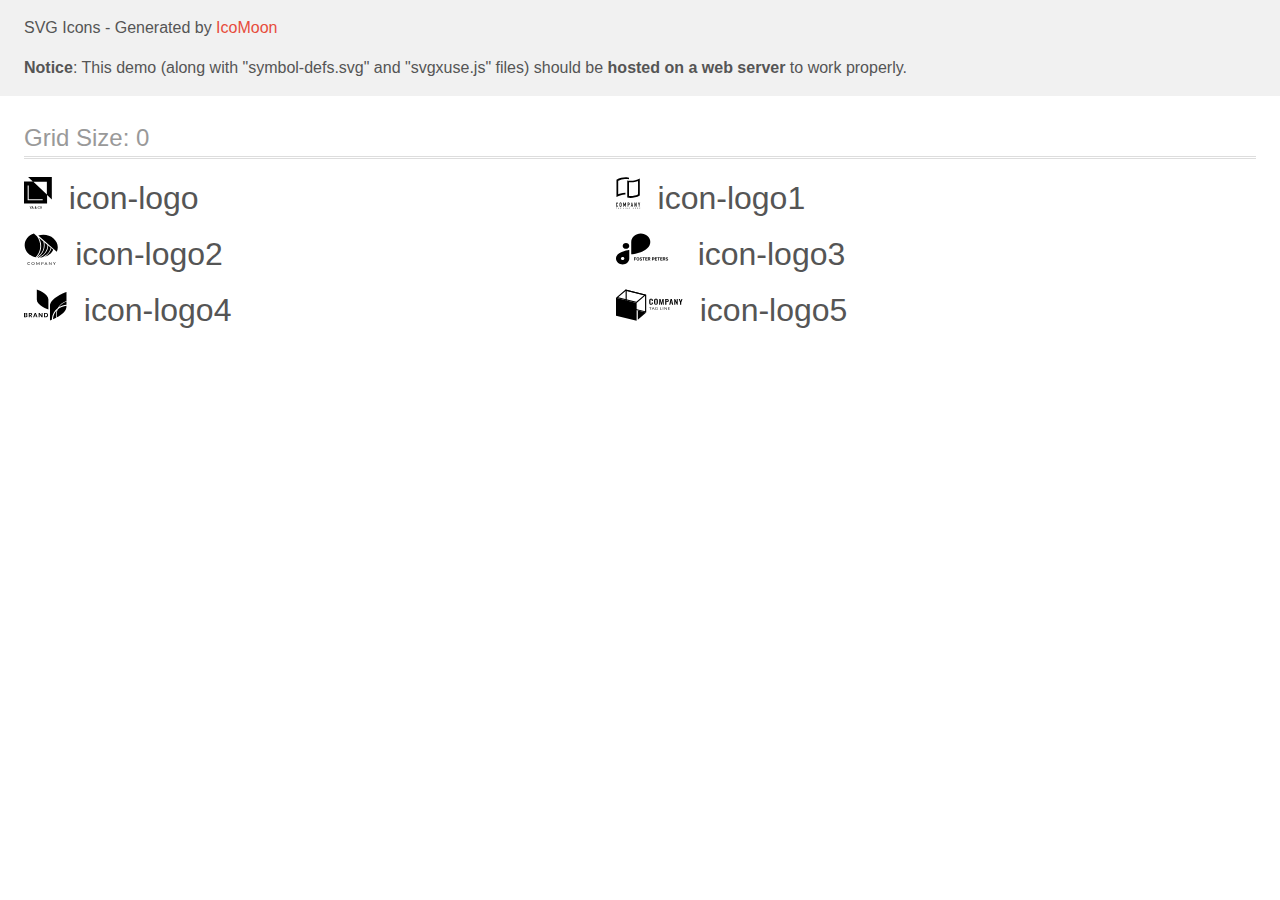
<file: images/sprite/icomoon/demo-external-svg.html>
<!doctype html>
<html>
<head>
    <title>IcoMoon - SVG Icons</title>
    <meta charset="utf-8">
    <meta name="viewport" content="width=device-width, initial-scale=1">
    <link rel="stylesheet" href="demo-files/demo.css">
    <link rel="stylesheet" href="style.css">
</head>
<body>
<header class="bgc1 clearfix">
<div class="mhl">
    <p>SVG Icons - Generated by <a href="https://icomoon.io/app">IcoMoon</a></p><p><strong>Notice</strong>: This demo (along with "symbol-defs.svg" and "svgxuse.js" files) should be <b>hosted on a web server</b> to work properly.</p>
</div>
</header>
    <div class="clearfix mhl ptl">
        <h1 class="mvm mtn fgc1">Grid Size: 0</h1>
        <div class="glyph fs1">
            <div class="clearfix pbs">
                <svg class="icon icon-logo"><use xlink:href="symbol-defs.svg#icon-logo"></use></svg><span class="name"> icon-logo</span>
            </div>
        </div>
        <div class="glyph fs1">
            <div class="clearfix pbs">
                <svg class="icon icon-logo1"><use xlink:href="symbol-defs.svg#icon-logo1"></use></svg><span class="name"> icon-logo1</span>
            </div>
        </div>
        <div class="glyph fs1">
            <div class="clearfix pbs">
                <svg class="icon icon-logo2"><use xlink:href="symbol-defs.svg#icon-logo2"></use></svg><span class="name"> icon-logo2</span>
            </div>
        </div>
        <div class="glyph fs1">
            <div class="clearfix pbs">
                <svg class="icon icon-logo3"><use xlink:href="symbol-defs.svg#icon-logo3"></use></svg><span class="name"> icon-logo3</span>
            </div>
        </div>
        <div class="glyph fs1">
            <div class="clearfix pbs">
                <svg class="icon icon-logo4"><use xlink:href="symbol-defs.svg#icon-logo4"></use></svg><span class="name"> icon-logo4</span>
            </div>
        </div>
        <div class="glyph fs1">
            <div class="clearfix pbs">
                <svg class="icon icon-logo5"><use xlink:href="symbol-defs.svg#icon-logo5"></use></svg><span class="name"> icon-logo5</span>
            </div>
        </div>
  </div>
<script defer src="svgxuse.js"></script>
</body>
</html>
</file>
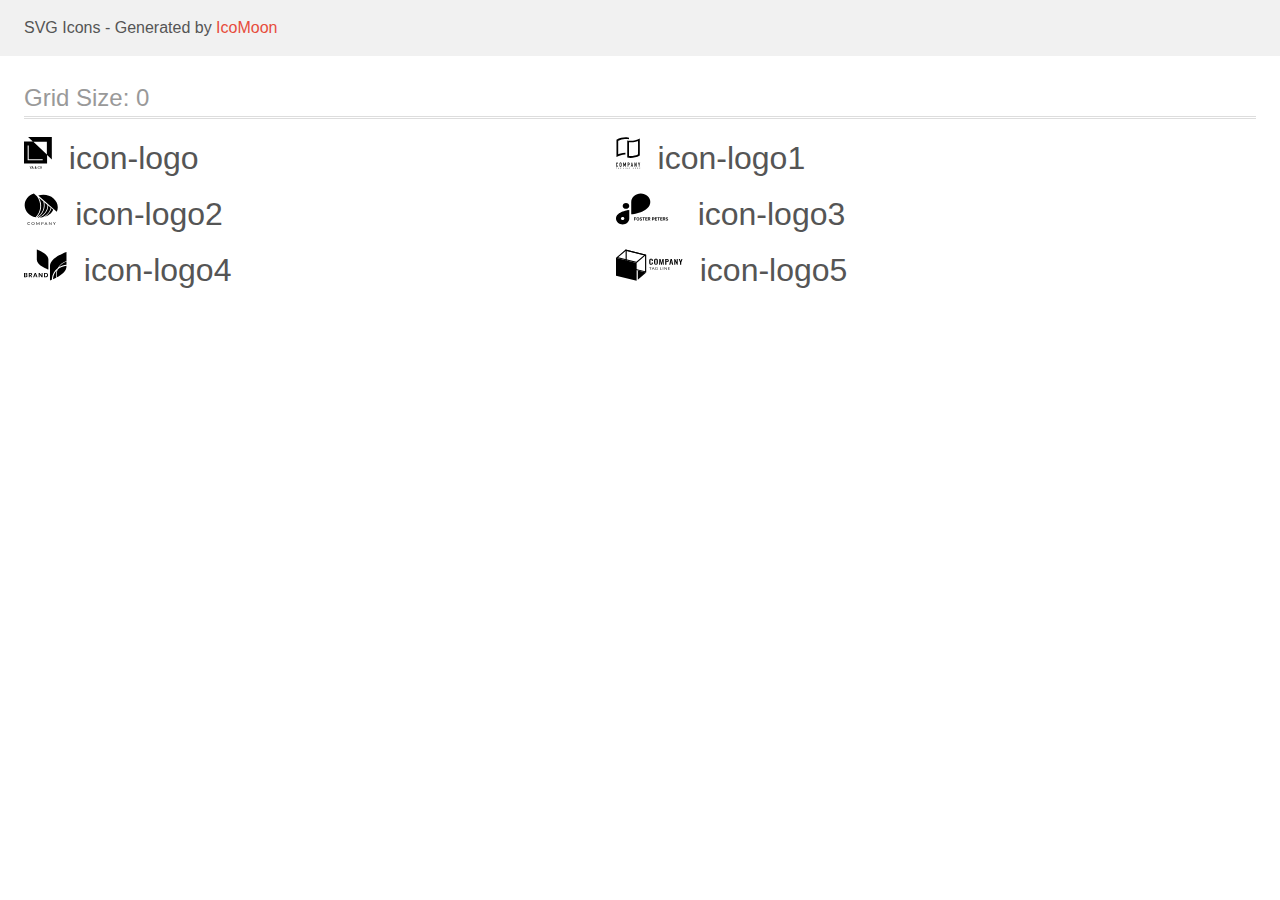
<file: images/sprite/icomoon/demo.html>
<!doctype html>
<html>
<head>
    <title>IcoMoon - SVG Icons</title>
    <meta charset="utf-8">
    <meta name="viewport" content="width=device-width, initial-scale=1">
    <link rel="stylesheet" href="demo-files/demo.css">
    <link rel="stylesheet" href="style.css">
</head>
<body>
<svg aria-hidden="true" style="position: absolute; width: 0; height: 0; overflow: hidden;" version="1.1" xmlns="http://www.w3.org/2000/svg" xmlns:xlink="http://www.w3.org/1999/xlink">
<defs>
<symbol id="icon-logo" viewBox="0 0 28 32">
<path d="M4.085 0l4.771 4.517-8.856-0.005v21.915h23.149v-8.379l4.766 4.512v-22.559h-23.83zM22.939 17.517l-13.528-12.807h13.528v12.807zM18.739 23.221h-15.076v-14.739h1.066v13.741h14.010v0.998zM7.223 29.344l-0.557 1.147-0.557-1.147h-0.467l0.813 1.529v0.891h0.422v-0.891l0.811-1.529h-0.465zM7.923 31.764l0.196-0.563h0.938l0.198 0.563h0.439l-0.916-2.42h-0.377l-0.914 2.42h0.437zM8.588 29.858l0.351 1.004h-0.701l0.351-1.004zM10.805 30.804c-0.061 0.093-0.091 0.196-0.091 0.307 0 0.204 0.072 0.37 0.214 0.497 0.144 0.126 0.336 0.189 0.575 0.189s0.445-0.065 0.618-0.194l0.136 0.161h0.469l-0.356-0.421c0.14-0.191 0.209-0.435 0.209-0.733h-0.351c0 0.163-0.034 0.311-0.101 0.444l-0.467-0.552 0.165-0.12c0.116-0.084 0.2-0.168 0.251-0.253 0.051-0.085 0.076-0.178 0.076-0.279 0-0.153-0.056-0.281-0.17-0.384-0.112-0.104-0.256-0.156-0.432-0.156-0.195 0-0.35 0.055-0.465 0.166-0.115 0.11-0.173 0.259-0.173 0.449 0 0.078 0.018 0.158 0.055 0.241 0.038 0.083 0.104 0.184 0.198 0.303-0.18 0.129-0.3 0.24-0.361 0.334zM11.897 31.339c-0.119 0.091-0.246 0.136-0.382 0.136-0.121 0-0.217-0.035-0.289-0.105s-0.108-0.161-0.108-0.273c0-0.13 0.067-0.245 0.2-0.346l0.052-0.037 0.529 0.623zM11.463 30.267c-0.114-0.141-0.171-0.258-0.171-0.351 0-0.081 0.023-0.148 0.070-0.201s0.109-0.080 0.188-0.080c0.073 0 0.133 0.023 0.181 0.068 0.048 0.044 0.072 0.098 0.072 0.161 0 0.095-0.034 0.173-0.103 0.234l-0.052 0.042-0.184 0.126zM15.403 31.581c0.166-0.145 0.262-0.347 0.286-0.605h-0.419c-0.022 0.173-0.075 0.296-0.158 0.371s-0.207 0.111-0.372 0.111c-0.181 0-0.318-0.069-0.412-0.206-0.093-0.137-0.14-0.337-0.14-0.598v-0.214c0.002-0.258 0.052-0.454 0.15-0.587 0.099-0.134 0.239-0.201 0.422-0.201 0.157 0 0.277 0.039 0.357 0.116 0.082 0.076 0.133 0.202 0.153 0.376h0.419c-0.027-0.265-0.121-0.47-0.284-0.615s-0.378-0.218-0.645-0.218c-0.198 0-0.373 0.047-0.525 0.141-0.151 0.094-0.267 0.228-0.347 0.402s-0.121 0.375-0.121 0.603v0.226c0.003 0.223 0.045 0.418 0.125 0.587s0.193 0.299 0.339 0.391c0.147 0.091 0.317 0.136 0.51 0.136 0.276 0 0.497-0.072 0.663-0.216zM17.875 31.242c0.082-0.18 0.123-0.388 0.123-0.625v-0.135c-0.001-0.236-0.043-0.443-0.126-0.62-0.083-0.178-0.201-0.315-0.354-0.409-0.152-0.095-0.326-0.143-0.524-0.143s-0.372 0.048-0.525 0.145c-0.152 0.095-0.27 0.233-0.354 0.414-0.083 0.181-0.125 0.389-0.125 0.625v0.136c0.001 0.232 0.043 0.436 0.126 0.613 0.084 0.177 0.203 0.314 0.356 0.411 0.154 0.095 0.329 0.143 0.525 0.143 0.198 0 0.373-0.048 0.525-0.143 0.153-0.096 0.27-0.234 0.352-0.412zM17.424 29.874c0.102 0.143 0.153 0.349 0.153 0.617v0.126c0 0.273-0.050 0.48-0.151 0.622-0.1 0.142-0.243 0.213-0.429 0.213-0.184 0-0.328-0.073-0.432-0.218-0.103-0.145-0.155-0.351-0.155-0.617v-0.14c0.002-0.26 0.054-0.462 0.156-0.603 0.103-0.143 0.245-0.214 0.427-0.214 0.186 0 0.33 0.072 0.43 0.214z"></path>
</symbol>
<symbol id="icon-logo1" viewBox="0 0 25 32">
<path d="M10.531 1.806h-0.084c-0.129-0.008-0.258-0.011-0.388-0.014v0h-0.28c-0.244 0-0.494 0.006-0.741 0.019-0.019-0.001-0.037-0.001-0.056 0-2.243 0.127-4.44 0.688-6.471 1.651l-0.266 0.128v13.625l0.623-0.211c0.546-0.188 1.129-0.357 1.731-0.513 1.629-0.418 3.301-0.64 4.982-0.662v1.79c-0.223 0.002-0.439 0.008-0.655 0.019h-0.051c-1.294 0.071-2.577 0.268-3.833 0.588-1.59 0.398-3.124 0.996-4.566 1.779v-17.475c1.497-0.873 3.11-1.529 4.79-1.948 1.475-0.381 2.992-0.576 4.515-0.582h0.263c0.314 0.008 0.621 0.022 0.909 0.044 0.759 0.053 1.511 0.173 2.249 0.358v1.762c-0.717-0.167-1.445-0.277-2.179-0.329-0.015-0.001-0.030-0.003-0.045-0.004-0.152-0.013-0.304-0.026-0.446-0.026zM13.633 3.607c0.391 0.030 0.796 0.044 1.205 0.044 1.601-0.006 3.195-0.21 4.747-0.609 1.589-0.4 3.123-0.998 4.564-1.781v17.163c-1.498 0.873-3.111 1.529-4.792 1.948-1.475 0.379-2.992 0.574-4.515 0.581-1.154 0.009-2.304-0.126-3.425-0.404v-17.275c0.265 0.061 0.537 0.117 0.814 0.164 0.455 0.077 0.934 0.133 1.401 0.167zM22.367 3.74l-0.623 0.21c-0.573 0.192-1.15 0.365-1.731 0.518-1.691 0.434-3.428 0.657-5.173 0.663-0.406 0-0.78-0.011-1.141-0.034l-0.497-0.033v14.017l0.427 0.038c0.395 0.034 0.803 0.052 1.214 0.052 1.374-0.006 2.743-0.183 4.074-0.527 1.096-0.275 2.162-0.658 3.184-1.144l0.266-0.128v-13.63z"></path>
<path d="M1.684 25.977c-0.090-0.093-0.197-0.166-0.317-0.214s-0.247-0.071-0.376-0.066c-0.137-0.002-0.273 0.024-0.4 0.075-0.117 0.046-0.222 0.116-0.311 0.205s-0.156 0.196-0.201 0.313c-0.049 0.123-0.073 0.254-0.072 0.387v2.335c-0.006 0.165 0.026 0.328 0.092 0.479 0.055 0.12 0.135 0.226 0.233 0.313 0.093 0.079 0.203 0.135 0.321 0.166 0.114 0.032 0.231 0.048 0.349 0.049 0.13 0.001 0.259-0.027 0.377-0.081 0.117-0.051 0.222-0.124 0.311-0.216 0.087-0.091 0.156-0.197 0.204-0.313 0.050-0.118 0.075-0.244 0.075-0.372v-0.261h-0.61v0.208c0.002 0.071-0.010 0.142-0.036 0.208-0.020 0.050-0.050 0.095-0.089 0.131-0.038 0.031-0.081 0.053-0.128 0.067-0.041 0.014-0.084 0.021-0.128 0.022-0.054 0.006-0.11-0.002-0.16-0.024s-0.094-0.057-0.126-0.101c-0.058-0.094-0.086-0.203-0.081-0.313v-2.177c-0.004-0.121 0.022-0.241 0.075-0.349 0.032-0.049 0.077-0.089 0.129-0.114s0.112-0.034 0.17-0.027c0.053-0.002 0.105 0.009 0.152 0.032s0.089 0.057 0.12 0.099c0.068 0.090 0.104 0.2 0.101 0.313v0.202h0.604v-0.238c0.001-0.14-0.024-0.278-0.075-0.408-0.045-0.122-0.114-0.234-0.204-0.329z"></path>
<path d="M5.31 25.95c-0.195-0.164-0.44-0.255-0.694-0.257-0.124 0-0.248 0.023-0.364 0.066-0.119 0.042-0.228 0.107-0.322 0.191-0.101 0.091-0.182 0.202-0.237 0.327-0.061 0.143-0.092 0.297-0.089 0.452v2.239c-0.004 0.158 0.026 0.314 0.089 0.459 0.055 0.12 0.136 0.227 0.237 0.313 0.093 0.087 0.203 0.154 0.322 0.197 0.117 0.043 0.24 0.065 0.364 0.066s0.248-0.023 0.364-0.066c0.121-0.044 0.233-0.111 0.33-0.197 0.097-0.087 0.176-0.194 0.23-0.313 0.063-0.145 0.093-0.301 0.089-0.459v-2.239c0.003-0.155-0.027-0.31-0.089-0.452-0.054-0.123-0.133-0.235-0.23-0.327zM5.025 28.969c0.005 0.060-0.003 0.12-0.024 0.176s-0.054 0.107-0.097 0.148c-0.081 0.068-0.182 0.105-0.287 0.105s-0.207-0.037-0.287-0.105c-0.043-0.041-0.076-0.092-0.097-0.148s-0.029-0.116-0.024-0.176v-2.239c-0.005-0.060 0.003-0.12 0.024-0.176s0.054-0.107 0.097-0.148c0.081-0.068 0.182-0.105 0.287-0.105s0.207 0.037 0.287 0.105c0.043 0.041 0.076 0.092 0.097 0.148s0.029 0.116 0.024 0.176v2.239z"></path>
<path d="M10.072 29.969v-4.239h-0.587l-0.771 2.244h-0.011l-0.777-2.244h-0.581v4.239h0.606v-2.579h0.011l0.593 1.823h0.302l0.598-1.823h0.011v2.579h0.606z"></path>
<path d="M13.513 26.027c-0.093-0.105-0.211-0.184-0.343-0.232-0.142-0.046-0.29-0.068-0.439-0.066h-0.9v4.239h0.604v-1.656h0.311c0.188 0.009 0.376-0.031 0.545-0.116 0.137-0.076 0.252-0.188 0.332-0.324 0.070-0.113 0.117-0.238 0.139-0.369 0.024-0.16 0.035-0.321 0.033-0.482 0.006-0.204-0.014-0.407-0.059-0.606-0.040-0.147-0.117-0.281-0.223-0.39zM13.201 27.319c-0.003 0.077-0.022 0.152-0.056 0.221-0.035 0.065-0.089 0.117-0.156 0.149-0.089 0.040-0.187 0.058-0.285 0.053h-0.275v-1.441h0.311c0.094-0.005 0.187 0.014 0.272 0.053 0.062 0.036 0.112 0.091 0.142 0.157 0.033 0.074 0.051 0.155 0.053 0.236 0 0.089 0 0.183 0 0.282s0.006 0.2 0 0.291h-0.006z"></path>
<path d="M16.374 25.73h-0.495l-0.934 4.239h0.604l0.177-0.911h0.823l0.177 0.911h0.604l-0.957-4.239zM15.817 28.481l0.297-1.537h0.011l0.296 1.537h-0.604z"></path>
<path d="M20.277 28.284h-0.011l-0.912-2.554h-0.581v4.239h0.604v-2.549h0.012l0.923 2.549h0.568v-4.239h-0.604v2.554z"></path>
<path d="M23.968 25.73l-0.486 1.685h-0.012l-0.486-1.685h-0.64l0.83 2.447v1.792h0.604v-1.792l0.83-2.447h-0.64z"></path>
<path d="M0 31.166h0.291v0.817h0.198v-0.817h0.29v-0.167h-0.778v0.167z"></path>
<path d="M2.447 30.998l-0.381 0.984h0.21l0.081-0.224h0.392l0.084 0.224h0.215l-0.391-0.984h-0.21zM2.416 31.593l0.134-0.365 0.134 0.365h-0.268z"></path>
<path d="M4.866 31.62h0.227v0.127c-0.066 0.053-0.149 0.082-0.234 0.083-0.040 0.002-0.079-0.005-0.116-0.021s-0.068-0.041-0.093-0.072c-0.052-0.075-0.078-0.165-0.073-0.257 0-0.219 0.095-0.329 0.283-0.329 0.050-0.005 0.099 0.008 0.14 0.037s0.070 0.071 0.082 0.12l0.195-0.038c-0.042-0.192-0.181-0.289-0.417-0.289-0.127-0.003-0.25 0.042-0.344 0.127-0.050 0.049-0.088 0.108-0.112 0.174s-0.034 0.135-0.029 0.205c-0.006 0.135 0.039 0.267 0.126 0.369 0.048 0.050 0.107 0.088 0.171 0.113s0.134 0.035 0.203 0.031c0.154 0.004 0.304-0.052 0.417-0.157v-0.388h-0.427v0.166z"></path>
<path d="M7.337 30.998h-0.199v0.984h0.69v-0.167h-0.49v-0.817z"></path>
<path d="M9.426 30.998h-0.199v0.984h0.199v-0.984z"></path>
<path d="M11.469 31.656l-0.403-0.657h-0.193v0.984h0.185v-0.643l0.395 0.643h0.198v-0.984h-0.182v0.657z"></path>
<path d="M13.315 31.549h0.49v-0.167h-0.49v-0.216h0.528v-0.167h-0.727v0.984h0.747v-0.167h-0.548v-0.266z"></path>
<path d="M17.792 31.387h-0.388v-0.388h-0.198v0.984h0.198v-0.43h0.388v0.43h0.198v-0.984h-0.198v0.388z"></path>
<path d="M19.649 31.549h0.492v-0.167h-0.492v-0.216h0.529v-0.167h-0.727v0.984h0.746v-0.167h-0.548v-0.266z"></path>
<path d="M22.168 31.549c0.171-0.027 0.258-0.117 0.258-0.274 0.005-0.042-0.001-0.084-0.018-0.123s-0.044-0.072-0.078-0.096c-0.089-0.045-0.189-0.065-0.288-0.058h-0.417v0.984h0.198v-0.412h0.039c0.042-0.003 0.084 0.005 0.123 0.022 0.029 0.018 0.053 0.043 0.070 0.072l0.215 0.313h0.237l-0.12-0.192c-0.053-0.095-0.128-0.176-0.218-0.236zM21.969 31.413h-0.146v-0.247h0.156c0.068-0.005 0.136 0.002 0.201 0.023 0.014 0.013 0.026 0.029 0.033 0.046s0.011 0.037 0.010 0.056c-0.001 0.019-0.006 0.038-0.015 0.055s-0.022 0.032-0.037 0.043c-0.065 0.020-0.133 0.028-0.201 0.023z"></path>
<path d="M24.067 31.549h0.49v-0.167h-0.49v-0.216h0.529v-0.167h-0.729v0.984h0.747v-0.167h-0.548v-0.266z"></path>
</symbol>
<symbol id="icon-logo2" viewBox="0 0 34 32">
<path d="M5.643 31.315c0.012 0 0.024 0.003 0.035 0.007s0.021 0.011 0.029 0.018l0.166 0.159c-0.129 0.129-0.288 0.231-0.467 0.302-0.21 0.076-0.435 0.113-0.663 0.108-0.213 0.004-0.426-0.031-0.623-0.101-0.178-0.065-0.338-0.162-0.469-0.285-0.134-0.128-0.237-0.278-0.303-0.44-0.073-0.182-0.108-0.373-0.106-0.565-0.003-0.193 0.036-0.386 0.114-0.567 0.073-0.164 0.182-0.314 0.322-0.44 0.142-0.124 0.312-0.222 0.499-0.287 0.205-0.069 0.422-0.103 0.642-0.101 0.204-0.004 0.407 0.027 0.596 0.092 0.165 0.062 0.316 0.148 0.447 0.255l-0.139 0.17c-0.010 0.012-0.022 0.022-0.035 0.031-0.016 0.010-0.036 0.014-0.056 0.013-0.022-0.001-0.042-0.008-0.060-0.018l-0.075-0.045-0.104-0.058c-0.045-0.021-0.091-0.040-0.139-0.056-0.062-0.019-0.125-0.034-0.189-0.045-0.082-0.013-0.164-0.019-0.247-0.018-0.158-0.002-0.315 0.024-0.461 0.076-0.136 0.048-0.26 0.121-0.361 0.213-0.104 0.098-0.183 0.214-0.235 0.339-0.058 0.144-0.087 0.295-0.085 0.448-0.002 0.155 0.026 0.309 0.085 0.455 0.051 0.125 0.129 0.239 0.231 0.338 0.095 0.092 0.213 0.163 0.345 0.209 0.136 0.049 0.281 0.073 0.428 0.072 0.085 0.001 0.17-0.004 0.253-0.014 0.137-0.015 0.268-0.056 0.384-0.121 0.058-0.033 0.113-0.071 0.164-0.112 0.021-0.018 0.049-0.028 0.079-0.029z"></path>
<path d="M10.441 30.517c0.003 0.192-0.035 0.382-0.112 0.561-0.068 0.163-0.174 0.311-0.313 0.436s-0.306 0.222-0.491 0.286c-0.407 0.135-0.856 0.135-1.263 0-0.184-0.065-0.35-0.163-0.488-0.287-0.138-0.127-0.246-0.276-0.316-0.44-0.15-0.364-0.15-0.761 0-1.125 0.071-0.164 0.178-0.314 0.316-0.442 0.139-0.12 0.305-0.214 0.488-0.276 0.406-0.137 0.857-0.137 1.263 0 0.185 0.065 0.351 0.163 0.49 0.287 0.137 0.125 0.243 0.273 0.314 0.435 0.077 0.181 0.115 0.372 0.112 0.565zM10.005 30.517c0.003-0.153-0.023-0.306-0.079-0.451-0.047-0.125-0.122-0.239-0.222-0.338-0.097-0.093-0.217-0.166-0.351-0.213-0.296-0.099-0.623-0.099-0.918 0-0.134 0.047-0.254 0.12-0.351 0.213-0.101 0.097-0.178 0.212-0.224 0.338-0.106 0.294-0.106 0.609 0 0.903 0.047 0.125 0.123 0.24 0.224 0.338 0.098 0.092 0.217 0.164 0.351 0.211 0.296 0.096 0.622 0.096 0.918 0 0.134-0.047 0.254-0.119 0.351-0.211 0.1-0.098 0.175-0.213 0.222-0.338 0.056-0.145 0.082-0.298 0.079-0.451z"></path>
<path d="M13.715 30.99l0.044 0.101c0.017-0.036 0.031-0.069 0.048-0.101 0.016-0.034 0.034-0.067 0.054-0.099l1.062-1.677c0.021-0.029 0.039-0.047 0.060-0.052 0.028-0.007 0.058-0.011 0.087-0.009h0.314v2.727h-0.372v-2.005c0-0.025 0-0.054 0-0.085-0.002-0.031-0.002-0.063 0-0.094l-1.068 1.7c-0.014 0.025-0.035 0.047-0.063 0.062s-0.059 0.023-0.091 0.023h-0.060c-0.032 0-0.064-0.007-0.091-0.022s-0.049-0.037-0.062-0.062l-1.099-1.711c0 0.032 0 0.065 0 0.097s0 0.061 0 0.087v2.005h-0.359v-2.722h0.314c0.030-0.002 0.059 0.002 0.087 0.009 0.026 0.011 0.046 0.030 0.058 0.052l1.084 1.678c0.021 0.031 0.039 0.064 0.054 0.097z"></path>
<path d="M17.71 30.855v1.021h-0.415v-2.723h0.926c0.175-0.003 0.349 0.017 0.517 0.059 0.134 0.033 0.259 0.091 0.366 0.17 0.092 0.074 0.163 0.165 0.208 0.267 0.049 0.111 0.073 0.229 0.071 0.348 0.002 0.119-0.024 0.238-0.077 0.348-0.050 0.104-0.127 0.198-0.224 0.273-0.107 0.082-0.232 0.143-0.368 0.18-0.162 0.045-0.331 0.066-0.501 0.063l-0.503-0.007zM17.71 30.562h0.503c0.109 0.001 0.218-0.013 0.322-0.041 0.086-0.025 0.165-0.065 0.233-0.117 0.062-0.050 0.111-0.112 0.141-0.18 0.034-0.073 0.051-0.151 0.050-0.229 0.005-0.076-0.009-0.151-0.042-0.222s-0.082-0.134-0.145-0.186c-0.159-0.108-0.358-0.16-0.559-0.146h-0.503v1.122z"></path>
<path d="M23.294 31.88h-0.328c-0.033 0.001-0.065-0.008-0.091-0.025-0.024-0.017-0.042-0.039-0.054-0.063l-0.282-0.659h-1.419l-0.293 0.659c-0.011 0.024-0.029 0.045-0.052 0.061-0.026 0.018-0.060 0.028-0.093 0.027h-0.328l1.246-2.727h0.432l1.263 2.727zM21.237 30.867h1.172l-0.494-1.11c-0.038-0.084-0.069-0.169-0.093-0.256l-0.048 0.143c-0.014 0.043-0.031 0.083-0.046 0.116l-0.49 1.108z"></path>
<path d="M25.089 29.165c0.025 0.012 0.046 0.029 0.062 0.049l1.818 2.056c0-0.032 0-0.065 0-0.096s0-0.061 0-0.090v-1.931h0.372v2.727h-0.208c-0.030 0.001-0.059-0.005-0.085-0.016-0.026-0.013-0.048-0.030-0.067-0.050l-1.816-2.054c0.002 0.031 0.002 0.063 0 0.094 0 0.031 0 0.058 0 0.083v1.944h-0.372v-2.727h0.22c0.026-0.001 0.051 0.004 0.075 0.013z"></path>
<path d="M30.402 30.795v1.083h-0.415v-1.083l-1.149-1.642h0.372c0.032-0.002 0.064 0.007 0.089 0.023 0.023 0.018 0.042 0.038 0.056 0.061l0.719 1.059c0.029 0.045 0.054 0.087 0.075 0.126s0.037 0.078 0.052 0.116l0.054-0.117c0.020-0.043 0.044-0.084 0.071-0.125l0.708-1.067c0.015-0.021 0.033-0.041 0.054-0.058 0.025-0.019 0.057-0.028 0.089-0.027h0.376l-1.151 1.65z"></path>
<path d="M13.51 24.576c0.181 0.020 0.364 0.036 0.548 0.051 2.803-1.089 5.174-2.873 6.817-5.126s2.485-4.878 2.421-7.546l-3.089-2.684c0.628 2.84 0.334 5.776-0.849 8.479s-3.208 5.067-5.849 6.827z"></path>
<path d="M12.407 24.451l0.083 0.014c2.822-1.754 4.974-4.203 6.176-7.030s1.402-5.904 0.571-8.83l-4.4-3.823c1.78 3.142 2.496 6.659 2.066 10.141s-1.989 6.786-4.496 9.528z"></path>
<path d="M27.328 15.106c-0.747 2.931-2.563 5.574-5.177 7.537-0.763 0.576-1.587 1.090-2.46 1.534 2.128-0.544 4.085-1.504 5.718-2.809s2.9-2.917 3.703-4.714l-1.784-1.549z"></path>
<path d="M26.628 14.674l-2.541-2.207c-0.049 2.517-0.872 4.976-2.385 7.123s-3.66 3.902-6.217 5.084h0.012c0.57-0 1.139-0.030 1.705-0.088 2.39-0.848 4.502-2.196 6.147-3.926s2.771-3.785 3.278-5.985z"></path>
<path d="M12.774 3.17l-3.031-2.637c-2.709 0.91-5.040 2.509-6.686 4.588s-2.531 4.542-2.54 7.066v0c0.010 2.789 1.090 5.495 3.070 7.69s4.745 3.754 7.859 4.43c2.78-2.942 4.407-6.579 4.646-10.38s-0.924-7.569-3.319-10.757z"></path>
<path d="M33.63 14.268c-0.011-3.309-1.529-6.479-4.221-8.818s-6.342-3.658-10.15-3.668c-1.76-0.002-3.504 0.281-5.146 0.832l18.557 16.123c0.635-1.425 0.961-2.94 0.96-4.469z"></path>
</symbol>
<symbol id="icon-logo3" viewBox="0 0 65 32">
<path d="M10.016 9.983h-0.002c-1.827 0-3.308 1.316-3.308 2.94v0.002c0 1.624 1.481 2.94 3.308 2.94h0.002c1.827 0 3.308-1.316 3.308-2.94v-0.002c0-1.624-1.481-2.94-3.308-2.94z"></path>
<path d="M34.434 9.043c-0.005-2.255-1.015-4.417-2.81-6.012s-4.226-2.493-6.764-2.498v0c-2.538 0.004-4.972 0.902-6.767 2.497s-2.806 3.757-2.811 6.013v12.436c0 0 19.149-1.895 19.151-12.434v-0.002z"></path>
<path d="M0 25.562c0.005 1.569 0.708 3.073 1.956 4.183s2.94 1.735 4.706 1.74c1.765-0.005 3.457-0.63 4.705-1.739s1.952-2.613 1.957-4.182v-8.654c0 0-13.325 1.32-13.325 8.652zM6.662 27.112c-0.345 0-0.682-0.091-0.969-0.261s-0.511-0.413-0.643-0.696c-0.132-0.283-0.167-0.595-0.099-0.896s0.233-0.577 0.477-0.794 0.555-0.364 0.893-0.424c0.338-0.060 0.689-0.029 1.008 0.088s0.591 0.316 0.783 0.571c0.192 0.255 0.294 0.555 0.294 0.861 0.001 0.204-0.044 0.406-0.131 0.595s-0.216 0.36-0.378 0.505c-0.162 0.145-0.355 0.259-0.567 0.338s-0.439 0.119-0.669 0.119v-0.006z"></path>
<path d="M20.128 26.258h-1.286v1.328h-0.67v-3.25h2.116v0.542h-1.446v0.839h1.286v0.54zM23.346 26.035c0 0.32-0.057 0.6-0.17 0.842s-0.275 0.427-0.487 0.558c-0.21 0.131-0.451 0.196-0.723 0.196-0.269 0-0.51-0.065-0.721-0.194s-0.375-0.314-0.491-0.554c-0.116-0.241-0.175-0.518-0.176-0.83v-0.161c0-0.32 0.057-0.601 0.172-0.844 0.116-0.244 0.279-0.431 0.489-0.56 0.211-0.131 0.452-0.196 0.723-0.196s0.511 0.065 0.721 0.196c0.211 0.129 0.374 0.316 0.489 0.56 0.116 0.242 0.174 0.523 0.174 0.841v0.145zM22.668 25.888c0-0.341-0.061-0.6-0.183-0.777s-0.296-0.266-0.522-0.266c-0.225 0-0.398 0.088-0.52 0.263-0.122 0.174-0.184 0.43-0.185 0.768v0.158c0 0.332 0.061 0.589 0.183 0.772s0.298 0.275 0.527 0.275c0.225 0 0.397-0.088 0.518-0.263 0.121-0.177 0.182-0.434 0.183-0.772v-0.158zM25.518 26.734c0-0.126-0.045-0.223-0.134-0.29-0.089-0.068-0.25-0.14-0.482-0.214-0.232-0.076-0.416-0.15-0.551-0.223-0.369-0.199-0.554-0.468-0.554-0.806 0-0.176 0.049-0.332 0.147-0.469 0.1-0.138 0.242-0.246 0.426-0.324 0.186-0.077 0.394-0.116 0.625-0.116 0.232 0 0.439 0.042 0.621 0.127 0.181 0.083 0.322 0.202 0.422 0.355 0.101 0.153 0.152 0.327 0.152 0.522h-0.67c0-0.149-0.047-0.264-0.141-0.346-0.094-0.083-0.225-0.125-0.395-0.125-0.164 0-0.291 0.035-0.382 0.105-0.091 0.068-0.136 0.159-0.136 0.272 0 0.106 0.053 0.194 0.158 0.266 0.107 0.071 0.264 0.138 0.471 0.201 0.381 0.115 0.659 0.257 0.833 0.426s0.261 0.381 0.261 0.634c0 0.281-0.106 0.502-0.319 0.663-0.213 0.159-0.499 0.239-0.859 0.239-0.25 0-0.478-0.045-0.683-0.136-0.205-0.092-0.362-0.218-0.471-0.377-0.107-0.159-0.161-0.344-0.161-0.554h0.672c0 0.359 0.214 0.538 0.643 0.538 0.159 0 0.284-0.032 0.373-0.096 0.089-0.065 0.134-0.156 0.134-0.272zM29.092 24.879h-0.996v2.708h-0.67v-2.708h-0.982v-0.542h2.647v0.542zM31.431 26.178h-1.286v0.871h1.509v0.538h-2.179v-3.25h2.174v0.542h-1.504v0.775h1.286v0.525zM33.251 26.396h-0.533v1.19h-0.67v-3.25h1.208c0.384 0 0.68 0.086 0.888 0.257s0.312 0.413 0.312 0.725c0 0.222-0.048 0.407-0.145 0.556-0.095 0.147-0.24 0.265-0.435 0.353l0.703 1.328v0.031h-0.719l-0.609-1.19zM32.717 25.854h0.54c0.168 0 0.298-0.042 0.391-0.127 0.092-0.086 0.138-0.205 0.138-0.355 0-0.153-0.044-0.274-0.132-0.362-0.086-0.088-0.219-0.132-0.4-0.132h-0.538v0.975zM36.775 26.441v1.145h-0.67v-3.25h1.268c0.244 0 0.458 0.045 0.643 0.134 0.186 0.089 0.329 0.216 0.429 0.382 0.1 0.164 0.15 0.35 0.15 0.56 0 0.318-0.109 0.57-0.328 0.754-0.217 0.183-0.519 0.275-0.904 0.275h-0.587zM36.775 25.899h0.598c0.177 0 0.312-0.042 0.404-0.125 0.094-0.083 0.141-0.202 0.141-0.357 0-0.159-0.047-0.288-0.141-0.386s-0.223-0.149-0.388-0.152h-0.614v1.020zM41.012 26.178h-1.286v0.871h1.509v0.538h-2.179v-3.25h2.174v0.542h-1.504v0.775h1.286v0.525zM44.119 24.879h-0.995v2.708h-0.67v-2.708h-0.982v-0.542h2.647v0.542zM46.458 26.178h-1.286v0.871h1.509v0.538h-2.178v-3.25h2.174v0.542h-1.504v0.775h1.286v0.525zM48.277 26.396h-0.533v1.19h-0.67v-3.25h1.208c0.384 0 0.68 0.086 0.888 0.257s0.313 0.413 0.313 0.725c0 0.222-0.048 0.407-0.145 0.556-0.095 0.147-0.24 0.265-0.435 0.353l0.703 1.328v0.031h-0.719l-0.609-1.19zM47.744 25.854h0.54c0.168 0 0.298-0.042 0.391-0.127 0.092-0.086 0.138-0.205 0.138-0.355 0-0.153-0.044-0.274-0.132-0.362-0.086-0.088-0.219-0.132-0.4-0.132h-0.538v0.975zM51.679 26.734c0-0.126-0.045-0.223-0.134-0.29-0.089-0.068-0.25-0.14-0.482-0.214-0.232-0.076-0.416-0.15-0.551-0.223-0.369-0.199-0.554-0.468-0.554-0.806 0-0.176 0.049-0.332 0.147-0.469 0.1-0.138 0.242-0.246 0.426-0.324 0.186-0.077 0.394-0.116 0.625-0.116 0.232 0 0.439 0.042 0.621 0.127 0.182 0.083 0.322 0.202 0.422 0.355 0.101 0.153 0.152 0.327 0.152 0.522h-0.67c0-0.149-0.047-0.264-0.141-0.346-0.094-0.083-0.225-0.125-0.395-0.125-0.164 0-0.291 0.035-0.382 0.105-0.091 0.068-0.136 0.159-0.136 0.272 0 0.106 0.053 0.194 0.158 0.266 0.107 0.071 0.264 0.138 0.471 0.201 0.381 0.115 0.658 0.257 0.833 0.426s0.261 0.381 0.261 0.634c0 0.281-0.106 0.502-0.319 0.663-0.213 0.159-0.499 0.239-0.859 0.239-0.25 0-0.478-0.045-0.683-0.136-0.205-0.092-0.362-0.218-0.471-0.377-0.107-0.159-0.161-0.344-0.161-0.554h0.672c0 0.359 0.214 0.538 0.643 0.538 0.159 0 0.283-0.032 0.373-0.096 0.089-0.065 0.134-0.156 0.134-0.272z"></path>
</symbol>
<symbol id="icon-logo4" viewBox="0 0 43 32">
<path d="M3.239 26.373c0.166 0.188 0.254 0.424 0.25 0.665 0.008 0.158-0.022 0.315-0.089 0.46s-0.169 0.275-0.298 0.38c-0.322 0.223-0.722 0.332-1.125 0.307h-1.977v-4.215h1.937c0.382-0.023 0.761 0.076 1.073 0.28 0.125 0.096 0.224 0.217 0.289 0.354s0.095 0.286 0.086 0.435c0.011 0.233-0.068 0.461-0.225 0.645-0.15 0.168-0.358 0.284-0.589 0.329 0.262 0.044 0.499 0.172 0.668 0.36zM0.92 25.737h0.828c0.188 0.013 0.375-0.037 0.526-0.14 0.062-0.052 0.111-0.116 0.141-0.187s0.043-0.148 0.036-0.225c0.006-0.076-0.007-0.153-0.037-0.224s-0.078-0.135-0.138-0.188c-0.156-0.106-0.349-0.156-0.542-0.142h-0.814v1.106zM2.355 27.353c0.066-0.053 0.119-0.119 0.153-0.193s0.049-0.155 0.043-0.235c0.005-0.081-0.010-0.163-0.045-0.238s-0.088-0.142-0.155-0.195c-0.162-0.11-0.361-0.164-0.562-0.152h-0.868v1.159h0.879c0.198 0.011 0.394-0.041 0.556-0.146z"></path>
<path d="M7.197 28.185l-1.077-1.647h-0.405v1.647h-0.927v-4.215h1.754c0.442-0.028 0.879 0.1 1.221 0.358 0.245 0.229 0.393 0.53 0.417 0.85s-0.078 0.637-0.287 0.894c-0.216 0.227-0.512 0.378-0.837 0.428l1.147 1.684h-1.008zM5.715 25.963h0.758c0.526 0 0.789-0.213 0.789-0.638 0.005-0.087-0.009-0.174-0.042-0.255s-0.085-0.156-0.151-0.218c-0.166-0.127-0.38-0.188-0.596-0.171h-0.767l0.009 1.283z"></path>
<path d="M12.262 27.337h-1.847l-0.326 0.848h-0.972l1.696-4.168h1.050l1.689 4.168h-0.972l-0.319-0.848zM12.015 26.698l-0.675-1.779-0.675 1.779h1.349z"></path>
<path d="M18.602 28.185h-0.92l-2.062-2.867v2.867h-0.918v-4.215h0.918l2.062 2.883v-2.883h0.92v4.215z"></path>
<path d="M23.852 27.176c-0.19 0.318-0.48 0.577-0.832 0.743-0.4 0.185-0.845 0.276-1.293 0.266h-1.637v-4.215h1.637c0.448-0.011 0.891 0.078 1.293 0.259 0.352 0.163 0.642 0.419 0.832 0.735 0.189 0.343 0.288 0.722 0.288 1.106s-0.099 0.763-0.288 1.106zM22.799 27.075c0.263-0.28 0.407-0.637 0.407-1.006s-0.144-0.726-0.407-1.006c-0.317-0.254-0.731-0.382-1.152-0.358h-0.639v2.729h0.639c0.42 0.024 0.834-0.105 1.152-0.358z"></path>
<path d="M12.838 0.522c0 0 11.873 4.104 11.621 10.043v10.045c0 0-11.864-4.106-11.617-10.045l-0.005-10.043z"></path>
<path d="M35.037 18.259c2.242-1.413 4.836-2.288 7.544-2.545v-3.145c-3.12 1.101-5.766 3.097-7.544 5.69z"></path>
<path d="M33.69 19.206c1.835-3.384 5.017-5.995 8.891-7.296v-9.061c0 0-16.909 5.846-16.551 14.304v14.302c0 0 0.753-0.262 1.939-0.752 0-0.457 0-0.918 0.054-1.382 0.35-3.926 2.389-7.565 5.668-10.115z"></path>
<path d="M32.081 24.52c0.089-0.992 0.287-1.973 0.592-2.928-2.042 2.203-3.278 4.936-3.536 7.815-0.025 0.272-0.038 0.544-0.045 0.824 0.96-0.422 2.078-0.949 3.252-1.569-0.3-1.362-0.388-2.756-0.263-4.141z"></path>
<path d="M32.754 24.571c-0.113 1.253-0.042 2.514 0.209 3.75 4.62-2.531 9.811-6.442 9.611-11.168v-0.412c-3.301 0.338-6.389 1.659-8.79 3.76-0.562 1.302-0.909 2.674-1.030 4.069z"></path>
</symbol>
<symbol id="icon-logo5" viewBox="0 0 67 32">
<path d="M33.724 15.224c-0.315-0.419-0.466-0.915-0.43-1.414v-2.050c0-0.628 0.142-1.106 0.428-1.433s0.775-0.489 1.469-0.488c0.652 0 1.115 0.139 1.389 0.417 0.299 0.355 0.444 0.789 0.411 1.226v0.482h-1.167v-0.488c0.004-0.16-0.007-0.319-0.034-0.478-0.017-0.108-0.076-0.208-0.167-0.284-0.12-0.081-0.271-0.121-0.423-0.111-0.16-0.010-0.318 0.031-0.444 0.117-0.102 0.084-0.169 0.193-0.193 0.313-0.033 0.167-0.049 0.337-0.046 0.507v2.488c-0.018 0.24 0.033 0.48 0.15 0.699 0.058 0.074 0.139 0.132 0.233 0.169s0.198 0.050 0.301 0.039c0.149 0.011 0.298-0.030 0.413-0.113 0.095-0.082 0.156-0.188 0.174-0.302 0.027-0.165 0.039-0.332 0.036-0.498v-0.505h1.167v0.461c0.033 0.456-0.109 0.909-0.403 1.289-0.268 0.305-0.725 0.457-1.396 0.457s-1.179-0.163-1.466-0.501z"></path>
<path d="M38.583 15.245c-0.295-0.319-0.442-0.784-0.442-1.4v-2.157c0-0.609 0.147-1.070 0.442-1.383s0.788-0.469 1.478-0.467c0.686 0 1.177 0.156 1.471 0.467 0.295 0.313 0.444 0.774 0.444 1.383v2.157c0 0.609-0.15 1.076-0.449 1.397s-0.788 0.482-1.466 0.482c-0.679 0-1.181-0.163-1.478-0.48zM40.605 14.727c0.106-0.2 0.154-0.419 0.14-0.638v-2.641c0.014-0.215-0.034-0.43-0.138-0.626-0.059-0.075-0.142-0.135-0.238-0.172s-0.203-0.050-0.308-0.037c-0.105-0.013-0.212 0-0.308 0.037s-0.18 0.096-0.24 0.172c-0.106 0.195-0.154 0.41-0.14 0.626v2.653c-0.015 0.219 0.033 0.439 0.14 0.638 0.068 0.067 0.152 0.121 0.246 0.158s0.196 0.056 0.3 0.056c0.103 0 0.206-0.019 0.3-0.056s0.178-0.091 0.246-0.158v-0.012z"></path>
<path d="M43.38 9.901h1.256l0.945 3.979 0.966-3.979h1.222l0.123 5.743h-0.904l-0.097-3.992-0.932 3.992h-0.725l-0.966-4.006-0.089 4.006h-0.913l0.114-5.743z"></path>
<path d="M49.301 9.901h1.957c1.127 0 1.691 0.544 1.691 1.631 0 1.041-0.593 1.561-1.78 1.56h-0.667v2.553h-1.208l0.007-5.743zM50.973 12.356c0.119 0.013 0.24 0.004 0.355-0.028s0.22-0.084 0.309-0.154c0.139-0.194 0.2-0.422 0.174-0.649 0.006-0.175-0.013-0.35-0.058-0.521-0.017-0.057-0.047-0.111-0.089-0.158s-0.093-0.086-0.153-0.116c-0.168-0.069-0.353-0.101-0.539-0.092h-0.469v1.716h0.469z"></path>
<path d="M54.691 9.901h1.297l1.331 5.743h-1.126l-0.263-1.324h-1.157l-0.271 1.324h-1.143l1.331-5.743zM55.8 13.655l-0.452-2.411-0.452 2.411h0.903z"></path>
<path d="M58.395 9.901h0.846l1.619 3.276v-3.276h1.003v5.743h-0.804l-1.628-3.42v3.42h-1.036l0.002-5.743z"></path>
<path d="M64.209 13.455l-1.346-3.546h1.133l0.821 2.277 0.771-2.277h1.109l-1.329 3.546v2.19h-1.16v-2.19z"></path>
<path d="M35.589 18.156v0.3h-0.986v2.334h-0.413v-2.334h-0.99v-0.3h2.389z"></path>
<path d="M38.679 20.79h-0.319c-0.032 0.002-0.064-0.007-0.089-0.025-0.024-0.015-0.043-0.036-0.053-0.060l-0.285-0.626h-1.367l-0.285 0.626c-0.008 0.026-0.023 0.050-0.044 0.071-0.025 0.017-0.057 0.026-0.089 0.025h-0.319l1.208-2.634h0.42l1.222 2.624zM36.679 19.812h1.14l-0.483-1.072c-0.036-0.081-0.066-0.164-0.089-0.248-0.017 0.050-0.031 0.098-0.046 0.14l-0.044 0.11-0.478 1.070z"></path>
<path d="M40.762 20.532c0.076 0.003 0.151 0.003 0.227 0 0.065-0.006 0.13-0.016 0.193-0.031 0.059-0.013 0.117-0.029 0.174-0.048 0.053-0.019 0.106-0.042 0.162-0.065v-0.592h-0.483c-0.012 0.001-0.024-0.001-0.035-0.005s-0.021-0.009-0.030-0.016c-0.008-0.006-0.014-0.013-0.018-0.022s-0.006-0.017-0.006-0.026v-0.202h0.937v1.010c-0.077 0.047-0.157 0.089-0.242 0.125-0.086 0.037-0.176 0.067-0.268 0.090-0.099 0.025-0.2 0.043-0.302 0.054-0.117 0.011-0.235 0.017-0.353 0.017-0.208 0.002-0.415-0.032-0.609-0.098-0.181-0.063-0.345-0.156-0.483-0.275-0.134-0.12-0.24-0.262-0.312-0.417-0.076-0.175-0.114-0.36-0.111-0.547-0.003-0.188 0.034-0.374 0.109-0.551 0.069-0.156 0.176-0.298 0.312-0.417 0.138-0.119 0.302-0.212 0.483-0.273 0.207-0.067 0.426-0.1 0.647-0.098 0.112-0 0.225 0.008 0.336 0.023 0.098 0.014 0.195 0.036 0.288 0.067 0.084 0.027 0.165 0.062 0.242 0.104 0.074 0.041 0.144 0.087 0.21 0.138l-0.116 0.163c-0.009 0.015-0.023 0.027-0.039 0.036s-0.036 0.014-0.055 0.014c-0.027-0.001-0.053-0.008-0.075-0.021-0.036-0.017-0.075-0.038-0.118-0.063-0.051-0.028-0.106-0.052-0.162-0.071-0.072-0.025-0.146-0.044-0.222-0.058-0.101-0.016-0.204-0.024-0.307-0.023-0.159-0.002-0.318 0.023-0.466 0.073-0.134 0.047-0.256 0.118-0.355 0.209-0.1 0.095-0.177 0.206-0.225 0.328-0.108 0.285-0.108 0.593 0 0.878 0.053 0.124 0.135 0.237 0.242 0.332 0.099 0.090 0.219 0.162 0.353 0.209 0.154 0.046 0.316 0.063 0.478 0.052z"></path>
<path d="M44.612 20.49h1.319v0.3h-1.722v-2.634h0.413l-0.010 2.334z"></path>
<path d="M47.304 20.79h-0.413v-2.634h0.413v2.634z"></path>
<path d="M48.84 18.168c0.025 0.012 0.046 0.028 0.063 0.048l1.766 1.986c-0.002-0.031-0.002-0.063 0-0.094 0-0.029 0-0.058 0-0.085v-1.877h0.36v2.645h-0.208c-0.031 0.002-0.062-0.003-0.089-0.015-0.025-0.013-0.047-0.030-0.065-0.050l-1.764-1.984c0 0.031 0 0.061 0 0.090s0 0.056 0 0.081v1.877h-0.345v-2.634h0.215c0.023 0 0.046 0.004 0.068 0.012z"></path>
<path d="M54.070 18.156v0.29h-1.464v0.87h1.186v0.279h-1.186v0.899h1.464v0.29h-1.889v-2.628h1.889z"></path>
<path d="M10.782 1.888l18.343 4.497v15.757l-18.343-4.494v-15.759zM9.605 0.545v17.867l20.694 5.074v-17.865l-20.694-5.076z"></path>
<path d="M20.696 31.781l-20.696-5.079v-17.866l20.696 5.076v17.868z"></path>
<path d="M9.948 1.686l18.104 4.44-7.699 6.649-18.106-4.442 7.702-6.647zM9.605 0.545l-9.605 8.292 20.696 5.076 9.603-8.292-20.694-5.076z"></path>
<path d="M21.861 30.776l8.438-7.287-8.438-2.071v9.358z"></path>
</symbol>
</defs>
</svg>

<header class="bgc1 clearfix">
<div class="mhl">
    <p>SVG Icons - Generated by <a href="https://icomoon.io/app">IcoMoon</a></p>
</div>
</header>
    <div class="clearfix mhl ptl">
        <h1 class="mvm mtn fgc1">Grid Size: 0</h1>
        <div class="glyph fs1">
            <div class="clearfix pbs">
                <svg class="icon icon-logo"><use xlink:href="#icon-logo"></use></svg><span class="name"> icon-logo</span>
            </div>
        </div>
        <div class="glyph fs1">
            <div class="clearfix pbs">
                <svg class="icon icon-logo1"><use xlink:href="#icon-logo1"></use></svg><span class="name"> icon-logo1</span>
            </div>
        </div>
        <div class="glyph fs1">
            <div class="clearfix pbs">
                <svg class="icon icon-logo2"><use xlink:href="#icon-logo2"></use></svg><span class="name"> icon-logo2</span>
            </div>
        </div>
        <div class="glyph fs1">
            <div class="clearfix pbs">
                <svg class="icon icon-logo3"><use xlink:href="#icon-logo3"></use></svg><span class="name"> icon-logo3</span>
            </div>
        </div>
        <div class="glyph fs1">
            <div class="clearfix pbs">
                <svg class="icon icon-logo4"><use xlink:href="#icon-logo4"></use></svg><span class="name"> icon-logo4</span>
            </div>
        </div>
        <div class="glyph fs1">
            <div class="clearfix pbs">
                <svg class="icon icon-logo5"><use xlink:href="#icon-logo5"></use></svg><span class="name"> icon-logo5</span>
            </div>
        </div>
  </div>
<script defer src="svgxuse.js"></script>
</body>
</html>
</file>
<file: images/sprite/icomoon/demo-files/demo.css>
body {
  padding: 0;
  margin: 0;
  font-family: sans-serif;
  font-size: 1em;
  line-height: 1.5;
  color: #555;
  background: #fff;
}
h1 {
  font-size: 1.5em;
  font-weight: normal;
  box-shadow: 0 1px #ddd, 0 2px #fff, 0 3px #ddd;
}
small {
  font-size: .66666667em;
}
a {
  color: #e74c3c;
  text-decoration: none;
}
a:hover, a:focus {
  box-shadow: 0 1px #e74c3c;
}
.bshadow0, input {
  box-shadow: inset 0 -2px #e7e7e7;
}
input:hover {
  box-shadow: inset 0 -2px #ccc;
}
input, fieldset {
  font-size: 1em;
  margin: 0;
  padding: 0;
  border: 0;
}
input {
  color: inherit;
  line-height: 1.5;
  height: 1.5em;
  padding: .25em 0;
}
input:focus {
  outline: none;
  box-shadow: inset 0 -2px #449fdb;
}
.glyph {
  font-size: 16px;
  margin-right: 1.5em;
  float: left;
  width: 17em;
}
svg {
  color: #000;
}
.liga {
  width: 80%;
  width: calc(100% - 2.5em);
}
.talign-right {
  text-align: right;
}
.talign-center {
  text-align: center;
}
.bgc1 {
  background: #f1f1f1;
}
.fgc0 {
  color: #000;
}
.fgc1 {
  color: #999;
}
p {
  margin-top: 1em;
  margin-bottom: 1em;
}
.mvm {
  margin-top: .75em;
  margin-bottom: .75em;
}
.mtn {
  margin-top: 0;
}
.mtl, .mal {
  margin-top: 1.5em;
}
.mbl, .mal {
  margin-bottom: 1.5em;
}
.mal, .mhl {
  margin-left: 1.5em;
  margin-right: 1.5em;
}
.mhmm {
  margin-left: 1em;
  margin-right: 1em;
}
.ptl {
  padding-top: 1.5em;
}
.pbs, .pvs {
  padding-bottom: .25em;
}
.pvs, .pts {
  padding-top: .25em;
}
.unit {
  float: left;
}
.unitRight {
  float: right;
}
.size1of2 {
  width: 50%;
}
.size1of1 {
  width: 100%;
}
.clearfix:before, .clearfix:after {
  content: " ";
  display: table;
}
.clearfix:after {
  clear: both;
}
.hidden-true {
  display: none;
}
.textbox0 {
  width: 3em;
  background: #f1f1f1;
  padding: .25em .5em;
  line-height: 1.5;
  height: 1.5em;
}
.fs0 {
  font-size: 16px;
}
.fs1 {
  font-size: 32px;
}
.name {
  margin-left: .25em;
}
</file>
<file: images/sprite/icomoon/style.css>
.icon {
  display: inline-block;
  width: 1em;
  height: 1em;
  stroke-width: 0;
  stroke: currentColor;
  fill: currentColor;
}

/* ==========================================
Single-colored icons can be modified like so:
.icon-name {
  font-size: 32px;
  color: red;
}
========================================== */

.icon-logo {
  width: 0.8720703125em;
}

.icon-logo1 {
  width: 0.76953125em;
}

.icon-logo2 {
  width: 1.0712890625em;
}

.icon-logo3 {
  width: 2.0234375em;
}

.icon-logo4 {
  width: 1.3408203125em;
}

.icon-logo5 {
  width: 2.0888671875em;
}
</file>
<file: css/main.min.css>
textarea{resize:none}::before,::after{-webkit-box-sizing:border-box;box-sizing:border-box}.body{font-family:Roboto,sans-serif;color:#212121;background:#fff}.header-container{min-width:480px;border-bottom:1px solid #ececec;position:relative}.head-container{display:-webkit-box;display:-ms-flexbox;display:flex;-webkit-box-align:center;-ms-flex-align:center;align-items:center;-webkit-box-pack:justify;-ms-flex-pack:justify;justify-content:space-between}@media screen and (max-width: 767px){.head-container{padding-top:16px;padding-bottom:16px}}.container{min-width:480px;padding-right:15px;padding-left:15px;margin-right:auto;margin-left:auto}@media screen and (min-width: 480px){.container{width:480px}}@media screen and (min-width: 768px){.container{width:768px}}@media screen and (min-width: 1200px){.container{width:1200px}}.footer-container{min-width:480px;background:#2f303a;padding-top:60px;padding-bottom:60px}@media screen and (min-width: 1200px){.footer-container{display:-webkit-box;display:-ms-flexbox;display:flex}}@media screen and (min-width: 768px)and (max-width: 1199px){.tablet-footer{display:-webkit-box;display:-ms-flexbox;display:flex;-webkit-box-pack:justify;-ms-flex-pack:justify;justify-content:space-between;-webkit-box-align:baseline;-ms-flex-align:baseline;align-items:baseline}}@media screen and (min-width: 1200px){.tablet-footer{-webkit-box-align:baseline;-ms-flex-align:baseline;align-items:baseline;display:-webkit-box;display:-ms-flexbox;display:flex}}.title{color:#212121;text-align:center;font-family:Roboto,sans-serif;font-size:36px;font-style:normal;font-weight:700;line-height:normal;letter-spacing:1.08px;margin-top:0;margin-bottom:30px}.portfolio{background:#fff;padding-bottom:60px;padding-top:60px}@media screen and (min-width: 1200px){.portfolio{padding-bottom:94px;padding-top:94px}}.menu-toggle{min-height:40px;min-width:40px;display:-webkit-box;display:-ms-flexbox;display:flex;-webkit-box-align:center;-ms-flex-align:center;align-items:center;-webkit-box-pack:center;-ms-flex-pack:center;justify-content:center;margin:0;padding:0;background-color:#fff;cursor:pointer;border:none;border-radius:50%;outline:none}@media(min-width: 768px){.menu-toggle{display:none}}.menu-toggle:hover,.menu-toggle:focus{background-color:rgba(0,0,0,.1)}.mobile-menu{position:fixed;top:0;left:0;width:100%;height:100%;padding:40px 42px;background-color:#fff;z-index:999;-webkit-transform:translateX(100%);transform:translateX(100%);-webkit-transition:-webkit-transform 250ms ease-in-out;transition:-webkit-transform 250ms ease-in-out;transition:transform 250ms ease-in-out;transition:transform 250ms ease-in-out, -webkit-transform 250ms ease-in-out}.mobile-menu.is-open{-webkit-transform:translateX(0);transform:translateX(0)}.mobile-menu .menu-toggle{position:absolute;top:10px;right:15px;color:#fff}.navigation-mob__list{list-style:none;padding:0;margin:0}.navigation-mob__list .navigation-mob__item+.navigation-mob__item{margin-top:32px}.navigation-mob__link{text-decoration:none;font-family:Roboto,sans-serif;font-weight:500;font-size:40px;letter-spacing:.02em;color:#212121}.navigation-mob__link.current{color:#2196f3}.contacts-mob__list{list-style:none;margin-top:200px;margin-bottom:0;padding:0}.contacts-mob__list .contacts-mob__item+.contacts-mob__item{margin-top:32px}.contacts-mob__link{font-family:Roboto,sans-serif;font-weight:500;font-size:24px;letter-spacing:.02em;text-decoration:none;color:#757575}.contacts-mob__link:hover,.contacts-mob__link:focus{color:#2196f3;font-size:34px;letter-spacing:.02em}.mobile-pages__list{display:-webkit-box;display:-ms-flexbox;display:flex;padding:0;margin:0;margin-top:50px;list-style:none}.mobile-pages__list .mobile-pages__item+.mobile-pages__item{margin-left:20px}.mobile-pages__link{text-decoration:none;font-family:Roboto,sans-serif;font-weight:500;font-size:18px;line-height:122%;letter-spacing:.02em;color:#2196f3}.logo{color:#2196f3;font-family:Raleway,sans-serif;font-size:26px;font-weight:700;letter-spacing:.78px;text-decoration:none}.studio{color:#000;font-family:Raleway,sans-serif;font-size:26px;font-weight:700;line-height:normal;letter-spacing:.78px}.navigation{-webkit-box-align:center;-ms-flex-align:center;align-items:center}@media screen and (min-width: 768px){.navigation{display:-webkit-box;display:-ms-flexbox;display:flex}}.navigation__list{display:-webkit-box;display:-ms-flexbox;display:flex;list-style:none;margin:0;padding:0}@media screen and (min-width: 768px){.navigation__list{margin-left:88px}}@media screen and (min-width: 768px){.navigation__list{margin-left:92px}}@media screen and (max-width: 767px){.navigation__list{display:none}}.navigation__list .navigation__item+.navigation__item{margin-left:50px}.navigation__link{color:#212121;font-family:Roboto,sans-serif;font-size:14px;font-weight:500;line-height:normal;letter-spacing:.28px;text-decoration:none;display:block;padding-bottom:32px;padding-top:32px;-webkit-transition:color 250ms cubic-bezier(0.4, 0, 0.2, 1);transition:color 250ms cubic-bezier(0.4, 0, 0.2, 1)}.navigation__link{position:relative}.navigation__link:hover,.navigation__link:focus{color:#2196f3;font-family:Roboto,sans-serif;font-size:14px;font-style:normal;font-weight:500;line-height:normal;letter-spacing:.28px}.navigation__link.current::after{content:"";display:block;width:100%;height:4px;position:absolute;left:0;bottom:0;background-color:#2196f3;border-radius:4px}.navigation__list .navigation__link.current{color:#2196f3}.contacts-header__list{display:none}@media screen and (min-width: 768px){.contacts-header__list{display:block;list-style:none;margin:0;padding:0}}@media screen and (min-width: 1200px){.contacts-header__list{display:-webkit-box;display:-ms-flexbox;display:flex;-webkit-box-pack:center;-ms-flex-pack:center;justify-content:center;-webkit-box-align:center;-ms-flex-align:center;align-items:center}}@media screen and (min-width: 768px)and (max-width: 1199px){.contacts-header__list .contacts-header__item+.contacts-header__item{margin-top:10px}}@media screen and (min-width: 1200px){.contacts-header__list .contacts-header__item+.contacts-header__item{margin-left:40px}}.contacts-header__link{color:#757575;font-family:Roboto,sans-serif;font-size:14px;font-style:normal;font-weight:500;line-height:normal;letter-spacing:.28px;text-decoration:none;padding-bottom:32px;padding-top:32px;-webkit-transition:color 250ms cubic-bezier(0.4, 0, 0.2, 1);transition:color 250ms cubic-bezier(0.4, 0, 0.2, 1)}@media screen and (min-width: 768px)and (max-width: 1199px){.contacts-header__link{padding:0}}.contacts-header__link:hover,.contacts-header__link:focus{fill:#2196f3;color:#2196f3;font-family:Roboto,sans-serif;font-size:14px;font-style:normal;font-weight:500;line-height:normal;letter-spacing:.28px}.contacts-header__icon{fill:currentColor;margin-right:10px}.mail{width:16px;height:12px}.phone{width:10px;height:16px}.hero{min-width:480px;background:#2f303a;padding-top:118px;padding-bottom:118px;background-image:-webkit-gradient(linear, left top, right top, from(rgba(47, 48, 58, 0.4)), to(rgba(47, 48, 58, 0.4))),url(../images/hero/hero-phone@1.jpg);background-image:linear-gradient(to right, rgba(47, 48, 58, 0.4), rgba(47, 48, 58, 0.4)),url(../images/hero/hero-phone@1.jpg);margin-right:auto;margin-left:auto;background-size:cover;background-repeat:no-repeat;background-position:center}@media screen and (-webkit-min-device-pixel-ratio: 2), screen and (min-resolution: 2dppx){.hero{background-image:-webkit-gradient(linear, left top, right top, from(rgba(47, 48, 58, 0.4)), to(rgba(47, 48, 58, 0.4))),url(../images/hero/hero-phone@2.jpg);background-image:linear-gradient(to right, rgba(47, 48, 58, 0.4), rgba(47, 48, 58, 0.4)),url(../images/hero/hero-phone@2.jpg)}}@media screen and (min-width: 768px){.hero{background-image:-webkit-gradient(linear, left top, right top, from(rgba(47, 48, 58, 0.4)), to(rgba(47, 48, 58, 0.4))),url(../images/hero/hero-tablet@1.jpg);background-image:linear-gradient(to right, rgba(47, 48, 58, 0.4), rgba(47, 48, 58, 0.4)),url(../images/hero/hero-tablet@1.jpg)}}@media screen and (min-width: 768px)and (-webkit-min-device-pixel-ratio: 2), screen and (min-width: 768px)and (min-resolution: 2dppx){.hero{background-image:-webkit-gradient(linear, left top, right top, from(rgba(47, 48, 58, 0.4)), to(rgba(47, 48, 58, 0.4))),url(../images/hero/hero-tablet@2.jpg);background-image:linear-gradient(to right, rgba(47, 48, 58, 0.4), rgba(47, 48, 58, 0.4)),url(../images/hero/hero-tablet@2.jpg)}}@media screen and (min-width: 1200px){.hero{background-image:-webkit-gradient(linear, left top, right top, from(rgba(47, 48, 58, 0.4)), to(rgba(47, 48, 58, 0.4))),url(../images/hero/hero-desktop@1.jpg);background-image:linear-gradient(to right, rgba(47, 48, 58, 0.4), rgba(47, 48, 58, 0.4)),url(../images/hero/hero-desktop@1.jpg);padding-top:200px;padding-bottom:200px;max-width:1600px}}@media screen and (min-width: 1200px)and (-webkit-min-device-pixel-ratio: 2), screen and (min-width: 1200px)and (min-resolution: 2dppx){.hero{background-image:-webkit-gradient(linear, left top, right top, from(rgba(47, 48, 58, 0.4)), to(rgba(47, 48, 58, 0.4))),url(../images/hero/hero-desktop@2.jpg);background-image:linear-gradient(to right, rgba(47, 48, 58, 0.4), rgba(47, 48, 58, 0.4)),url(../images/hero/hero-desktop@2.jpg)}}.hero__title{color:#fff;text-align:center;font-family:Roboto,sans-serif;font-weight:900;font-size:26px;line-height:162%;letter-spacing:.06em;text-transform:uppercase;display:block;padding:0;margin-top:0;margin-bottom:30px;margin-left:auto;margin-right:auto;width:360px;height:84px}@media screen and (min-width: 1200px){.hero__title{font-size:44px;line-height:136%}}@media screen and (min-width: 1200px){.hero__title{width:696px;height:120px}}.hero__button{border:none;border-radius:4px;background:#2196f3;-webkit-box-shadow:0px 4px 4px 0px rgba(0,0,0,.15);box-shadow:0px 4px 4px 0px rgba(0,0,0,.15);width:200px;height:50px;display:block;margin-left:auto;margin-right:auto;cursor:pointer;color:#fff;font-family:Roboto,sans-serif;text-align:center;font-weight:700;font-size:16px;text-align:center;padding:10px 24px 10px 24px}@media screen and (min-width: 1200px){.hero__button{width:216px}}@media screen and (min-width: 1200px){.hero__button{padding:10px 32px 10px 32px}}.advantages-section{padding-top:60px;padding-bottom:60px}@media screen and (min-width: 1200px){.advantages-section{padding-bottom:94px;padding-top:94px}}.hide-title{position:absolute;width:1px;height:1px;margin:-1px;border:0;padding:0;white-space:nowrap;-webkit-clip-path:inset(100%);clip-path:inset(100%);clip:rect(0 0 0 0);overflow:hidden}@media screen and (max-width: 767px){.advantages .advantages__item+.advantages__item{margin-top:30px}}@media screen and (min-width: 1200px){.advantages .advantages__item+.advantages__item{margin-left:30px}}.advantages{list-style:none;padding:0;margin:0}@media screen and (min-width: 768px){.advantages{display:-webkit-box;display:-ms-flexbox;display:flex;-ms-flex-wrap:wrap;flex-wrap:wrap;margin:-15px}}@media screen and (min-width: 1200px){.advantages{display:-webkit-box;display:-ms-flexbox;display:flex;-ms-flex-wrap:nowrap;flex-wrap:nowrap;margin:0}}.advantages__item{display:block;padding:0;background-size:auto;background-repeat:no-repeat}@media screen and (min-width: 768px)and (max-width: 1199px){.advantages__item{width:calc((100% - 60px)/2);margin:15px}}.advantages__block{background-color:#f5f4fa;border-radius:4px;margin-bottom:30px;height:120px;display:-webkit-box;display:-ms-flexbox;display:flex;-webkit-box-pack:center;-ms-flex-pack:center;justify-content:center;-webkit-box-align:center;-ms-flex-align:center;align-items:center}.advantages__icon{width:70px;height:70px}.advantages__title{color:#212121;font-family:Roboto,sans-serif;font-size:14px;font-style:normal;font-weight:700;text-transform:uppercase;margin-top:0;margin-bottom:10px}@media screen and (max-width: 767px){.advantages__title{text-align:center}}.advantages__info{color:#757575;font-family:Roboto,sans-serif;font-size:14px;font-weight:400;line-height:171%;letter-spacing:.03em;margin-top:0;margin-bottom:0}.work{padding-top:0;padding-bottom:94px}@media screen and (max-width: 1199px){.work{display:none}}.work__list{list-style:none;display:-webkit-box;display:-ms-flexbox;display:flex;margin:0;padding:0}.work__thumb{position:relative}.work__list .work__item+.work__item{margin-left:30px}.work__picture{display:block}.work-overlay{content:"";position:absolute;width:100%;height:70px;left:0;bottom:0;background:rgba(47,48,58,.8)}.work-overlay__info{color:#fff;font-family:Roboto,sans-serif;font-weight:700;font-size:14px;letter-spacing:.03em;text-transform:uppercase;position:absolute;top:50%;left:50%;-webkit-transform:translate(-50%, -50%);transform:translate(-50%, -50%);margin:0}.team{min-width:480px;background:#f5f4fa;padding-top:60px;padding-bottom:60px}@media screen and (min-width: 1200px){.team{padding-bottom:94px;padding-top:94px}}.team__list{display:block;-webkit-box-pack:center;-ms-flex-pack:center;justify-content:center;-webkit-box-align:center;-ms-flex-align:center;align-items:center;list-style:none;margin-bottom:0;padding:0}@media screen and (min-width: 768px){.team__list{display:-webkit-box;display:-ms-flexbox;display:flex;-ms-flex-wrap:wrap;flex-wrap:wrap;margin:-15px}}@media screen and (min-width: 1200px){.team__list{-ms-flex-wrap:nowrap;flex-wrap:nowrap}}@media screen and (min-width: 768px)and (max-width: 1199px){.team__item{margin:15px;width:calc((100% - 60px)/2)}}@media screen and (max-width: 767px){.team__list .team__item+.team__item{margin-top:30px}}@media screen and (min-width: 1200px){.team__list .team__item+.team__item{margin-left:30px}}.team__picture{display:block}.team__info{padding-top:30px;padding-bottom:30px;background:#fff;-webkit-box-shadow:0 2px 1px 0 rgba(0,0,0,.2),0 1px 1px 0 rgba(0,0,0,.14),0 1px 3px 0 rgba(0,0,0,.12);box-shadow:0 2px 1px 0 rgba(0,0,0,.2),0 1px 1px 0 rgba(0,0,0,.14),0 1px 3px 0 rgba(0,0,0,.12)}.team__name{color:#212121;font-family:Roboto,sans-serif;text-align:center;font-weight:500;font-size:16px;margin-bottom:10px}.team__proffetion{color:#757575;font-family:Roboto,sans-serif;text-align:center;font-weight:400;font-size:16px;margin-bottom:16px}.profiles__list{list-style:none;display:-webkit-box;display:-ms-flexbox;display:flex;margin:0;padding:0;-webkit-box-pack:center;-ms-flex-pack:center;justify-content:center}.profiles__item{display:-webkit-box;display:-ms-flexbox;display:flex;-webkit-box-pack:center;-ms-flex-pack:center;justify-content:center;-webkit-box-align:center;-ms-flex-align:center;align-items:center;width:44px;height:44px}.profiles__list .profiles__item+.profiles__item{margin-left:10px}.profiles__link{display:-webkit-box;display:-ms-flexbox;display:flex;-webkit-box-pack:center;-ms-flex-pack:center;justify-content:center;-webkit-box-align:center;-ms-flex-align:center;align-items:center;fill:#afb1b8;width:44px;height:44px;border-radius:50%;-webkit-transition:background-color 250ms cubic-bezier(0.4, 0, 0.2, 1);transition:background-color 250ms cubic-bezier(0.4, 0, 0.2, 1)}.profiles__link:hover,.profiles__link:focus{background-color:#2196f3}.profiles__link:hover .profiles__icon,.profiles__link:focus .profiles__icon{fill:#fff}.profiles__icon{fill:#afb1b8;width:20px;height:20px;-webkit-transition:fill 250ms cubic-bezier(0.4, 0, 0.2, 1);transition:fill 250ms cubic-bezier(0.4, 0, 0.2, 1)}.clients{padding-bottom:60px;padding-top:60px}.clients__list{display:-webkit-box;display:-ms-flexbox;display:flex;-webkit-box-pack:center;-ms-flex-pack:center;justify-content:center;list-style:none;padding:0}@media screen and (max-width: 1199px){.clients__list{-ms-flex-wrap:wrap;flex-wrap:wrap}}@media screen and (max-width: 1199px){.clients__list{margin:-15px}}@media screen and (min-width: 1200px){.clients__list{gap:30px}}@media screen and (max-width: 767px){.clients__item{-ms-flex-preferred-size:calc((100% - 60px)/2);flex-basis:calc((100% - 60px)/2)}}@media screen and (max-width: 1199px){.clients__item{margin:15px}}@media screen and (min-width: 768px){.clients__item{-ms-flex-preferred-size:calc((100% - 90px)/3);flex-basis:calc((100% - 90px)/3)}}.clients__link{display:-webkit-box;display:-ms-flexbox;display:flex;-webkit-box-pack:center;-ms-flex-pack:center;justify-content:center;-webkit-box-align:center;-ms-flex-align:center;align-items:center;border:1px solid #afb1b8;border-radius:4px;outline:none;height:92px;-webkit-transition:border-color 250ms cubic-bezier(0.4, 0, 0.2, 1);transition:border-color 250ms cubic-bezier(0.4, 0, 0.2, 1)}@media screen and (max-width: 767px){.clients__link{-ms-flex-preferred-size:calc((100% - 60px)/2);flex-basis:calc((100% - 60px)/2)}}@media screen and (min-width: 768px){.clients__link{-ms-flex-preferred-size:calc((100% - 90px)/3);flex-basis:calc((100% - 90px)/3)}}.clients__link:hover,.clients__link:focus{border-color:#2196f3}.clients__link:hover .clients__logo,.clients__link:focus .clients__logo{fill:#2196f3}.clients__logo{width:106px;height:60px;fill:#afb1b8;-webkit-transition:fill 250ms cubic-bezier(0.4, 0, 0.2, 1);transition:fill 250ms cubic-bezier(0.4, 0, 0.2, 1)}.footer-box{-webkit-box-align:baseline;-ms-flex-align:baseline;align-items:baseline}@media screen and (max-width: 1199px){.footer-box{text-align:center}}@media screen and (min-width: 1200px){.footer-box{display:-webkit-box;display:-ms-flexbox;display:flex}}@media screen and (min-width: 1200px){.address-box{margin-right:70px}}.studio-footer{color:#fff;font-family:Raleway,sans-serif;font-size:26px;font-weight:700;letter-spacing:.78px}.address{font-style:normal;margin-top:28px}.address__info{color:#fff;font-family:Roboto,sans-serif;font-size:14px;line-height:24px;letter-spacing:.42px;margin:0}.address__list{list-style:none;padding-left:0;margin-top:12px;margin-bottom:0}.address__list .address__item+.address__item{margin-top:12px}.address__link{color:rgba(255,255,255,.6);font-family:Roboto,sans-serif;font-size:14px;text-decoration:none;-webkit-transition:color 250ms cubic-bezier(0.4, 0, 0.2, 1);transition:color 250ms cubic-bezier(0.4, 0, 0.2, 1)}.address__link:focus,.address__link:hover{color:#2196f3;font-family:Roboto,sans-serif;font-size:14px}@media screen and (max-width: 1199px){.official-pages{margin-top:60px}}.official-pages__title{color:#fff;font-family:Roboto,sans-serif;font-weight:700;font-size:14px;letter-spacing:.03em;text-transform:uppercase;margin-bottom:20px;margin-top:0}@media screen and (max-width: 1199px){.official-pages__title{text-align:center}}.page__list{list-style:none;padding:0;margin:0;display:-webkit-box;display:-ms-flexbox;display:flex;-webkit-box-align:center;-ms-flex-align:center;align-items:center;-webkit-box-pack:center;-ms-flex-pack:center;justify-content:center}.page__item{background-color:rgba(255,255,255,.1);border-radius:50%;width:44px;height:44px}.page__list .page__item+.page__item{margin-left:10px}.page__link{display:-webkit-box;display:-ms-flexbox;display:flex;-webkit-box-pack:center;-ms-flex-pack:center;justify-content:center;-webkit-box-align:center;-ms-flex-align:center;align-items:center;width:44px;height:44px;border-radius:50%;-webkit-transition:background-color 250ms cubic-bezier(0.4, 0, 0.2, 1);transition:background-color 250ms cubic-bezier(0.4, 0, 0.2, 1)}.page__link:hover,.page__link:focus{background-color:#2196f3}.page__icon{fill:#fff;width:20px;height:20px;display:block}.footer-form-area{padding:0;margin:0}@media screen and (max-width: 1199px){.footer-form-area{text-align:center;margin-top:60px}}@media screen and (min-width: 1200px){.footer-form-area{margin-left:93px}}.footer-form-title{color:#fff;font-family:Roboto,sans-serif;font-weight:700;font-size:14px;letter-spacing:.03em;margin:0;margin-bottom:20px}@media screen and (min-width: 1200px){.footer-form-title{margin-top:0}}@media screen and (min-width: 1200px){.button-input-foot{display:-webkit-box;display:-ms-flexbox;display:flex}}.footer-input{display:block;border:1px solid rgba(255,255,255,.3);border-radius:4px;height:50px;width:450px;padding:15px 16px;margin:0;margin-right:auto;margin-left:auto;margin-bottom:20px;-webkit-box-shadow:0 4px 4px 0 rgba(0,0,0,.15);box-shadow:0 4px 4px 0 rgba(0,0,0,.15);background:rgba(33,150,243,0)}@media screen and (min-width: 1200px){.footer-input{width:358px}}@media screen and (min-width: 1200px){.footer-input{margin:0}}.footer-button{margin:0;padding:0}.footer-button__form{display:-webkit-box;display:-ms-flexbox;display:flex;-webkit-box-pack:center;-ms-flex-pack:center;justify-content:center;-webkit-box-align:center;-ms-flex-align:center;align-items:center;gap:10px;border:none;border-radius:4px;width:200px;height:50px;padding:0;-webkit-box-shadow:0 4px 4px 0 rgba(0,0,0,.15);box-shadow:0 4px 4px 0 rgba(0,0,0,.15);background:#2196f3;cursor:pointer;font-family:Roboto,sans-serif;font-weight:700;font-size:16px;letter-spacing:.06em;color:#fff;text-align:center;margin-left:auto;margin-right:auto}@media screen and (min-width: 1200px){.footer-button__form{font-size:14px;letter-spacing:.03em;text-transform:uppercase}}@media screen and (min-width: 1200px){.footer-button__form{margin:0;margin-left:12px}}.footer-button__icon{display:block;fill:#fff;width:24px;height:24px}.backdrop{background-color:rgba(47,48,58,.4);width:100%;height:100%;position:fixed;top:0;left:0;opacity:1;overflow-y:scroll;-webkit-transition:opacity 250ms cubic-bezier(0.4, 0, 0.2, 1),visibility 250ms cubic-bezier(0.4, 0, 0.2, 1);transition:opacity 250ms cubic-bezier(0.4, 0, 0.2, 1),visibility 250ms cubic-bezier(0.4, 0, 0.2, 1)}.backdrop.is-hidden{visibility:hidden;opacity:0;pointer-events:none}.modal{background-color:#fff;width:450px;border-radius:4px;padding:40px;position:absolute;top:50%;left:50%;-webkit-transform:translate(-50%, -50%) scale(1);transform:translate(-50%, -50%) scale(1);-webkit-transition:-webkit-transform 250ms cubic-bezier(0.4, 0, 0.2, 1);transition:-webkit-transform 250ms cubic-bezier(0.4, 0, 0.2, 1);transition:transform 250ms cubic-bezier(0.4, 0, 0.2, 1);transition:transform 250ms cubic-bezier(0.4, 0, 0.2, 1), -webkit-transform 250ms cubic-bezier(0.4, 0, 0.2, 1)}@media screen and (min-width: 1200px){.modal{width:528px}}.modal-title{margin:0;padding:0;color:#212121;font-family:Roboto,sans-serif;font-weight:700;font-size:20px;text-align:center}.backdrop.is-hidden .modal{-webkit-transform:translate(-50%, -50%) scale(0.7);transform:translate(-50%, -50%) scale(0.7)}.modal-close{display:-webkit-box;display:-ms-flexbox;display:flex;-webkit-box-pack:center;-ms-flex-pack:center;justify-content:center;-webkit-box-align:center;-ms-flex-align:center;align-items:center;cursor:pointer;background-color:#fff;position:absolute;top:0;right:0;height:30px;width:30px;border-radius:50%;border:1px solid rgba(0,0,0,.1);outline:none;margin-right:8px;margin-top:8px}.modal-close__icon{fill:#212121;display:block;width:18px;height:18px;-webkit-transition:fill 250ms cubic-bezier(0.4, 0, 0.2, 1);transition:fill 250ms cubic-bezier(0.4, 0, 0.2, 1)}.modal-close:hover,.modal-close:focus{border-color:#2196f3}.modal-close:hover .modal-close__icon,.modal-close:focus .modal-close__icon{fill:#2196f3}.form{margin-top:12px;margin-bottom:20px}.form .form-box+.form-box{margin-top:10px}.label{display:block;margin-bottom:4px;color:#757575;font-family:Roboto,sans-serif;font-weight:400;font-size:12px}.input-box{padding:0;margin:0;position:relative}.input-box__input{display:block;border:1px solid rgba(33,33,33,.2);border-radius:4px;width:370px;height:40px;padding-left:42px}@media screen and (min-width: 1200px){.input-box__input{width:448px}}.input-box__input:focus{outline:1px solid #2196f3}.input-box__icon{width:18px;height:18px;position:absolute;top:50%;left:12px;-webkit-transform:translateY(-50%);transform:translateY(-50%);fill:#212121}.input-box__icon:focus .input-box__input{border-color:#2196f3}.input-box__input:focus~.input-box__icon{fill:#2196f3}.comment{border:1px solid rgba(33,33,33,.2);border-radius:4px;width:370px;height:120px;padding:12px 16px}@media screen and (min-width: 1200px){.comment{width:448px}}.comment:focus{outline:1px solid #2196f3}.checkbox-modal{display:-webkit-box;display:-ms-flexbox;display:flex;margin-bottom:20px;margin-top:0;-webkit-box-pack:center;-ms-flex-pack:center;justify-content:center;-webkit-box-align:center;-ms-flex-align:center;align-items:center}.checkbox-label{display:-webkit-box;display:-ms-flexbox;display:flex;color:#757575;font-family:Roboto,sans-serif;font-weight:400;font-size:12px;margin-left:7px}.checkbox{-webkit-appearance:none;-moz-appearance:none;appearance:none}.checkbox:focus+.checkbox-icon{border-color:#2196f3}.checkbox:checked+.checkbox-icon{border-color:#2196f3;background-color:#2196f3}.checkbox__info{font-family:Roboto,sans-serif;font-weight:400;font-size:12px;color:#757575}@media screen and (min-width: 1200px){.checkbox__info{font-size:14px}}.checkbox-icon{display:-webkit-box;display:-ms-flexbox;display:flex;-webkit-box-pack:center;-ms-flex-pack:center;justify-content:center;-webkit-box-align:center;-ms-flex-align:center;align-items:center;margin-right:7px;width:15px;height:15px;border:1px solid #757575;border-radius:4px}.checkbox-icon__check{width:15px;height:15px}.checkbox-link{color:#2196f3}.button-modal{display:block;margin-left:auto;margin-right:auto;margin-top:0;margin-bottom:0;padding:0;width:200px;height:50px;background-color:#2196f3;border:none;cursor:pointer;border-radius:4px;-webkit-box-shadow:0 4px 4px 0 rgba(0,0,0,.15);box-shadow:0 4px 4px 0 rgba(0,0,0,.15);color:#fff;font-family:Roboto,sans-serif;font-weight:700;font-size:16px;text-align:center}.filter__list{display:-webkit-box;display:-ms-flexbox;display:flex;-ms-flex-wrap:wrap;flex-wrap:wrap;list-style:none;padding-left:0;margin:0;margin-bottom:40px}@media screen and (min-width: 1200px){.filter__list{-ms-flex-wrap:nowrap;flex-wrap:nowrap}}@media screen and (min-width: 768px){.filter__list{-webkit-box-pack:center;-ms-flex-pack:center;justify-content:center}}.filter__list .filter__item+.filter__item{margin-left:8px}.filter__list .filter__button.current{color:#fff;background-color:#2196f3}.filter__button{color:#212121;background-color:#f5f4fa;font-family:Roboto,sans-serif;font-size:16px;font-weight:500;line-height:162%;letter-spacing:.03em;cursor:pointer;border-radius:4px;padding:6px 22px 6px 22px;border:none;-webkit-transition:background-color 250ms cubic-bezier(0.4, 0, 0.2, 1),color 250ms cubic-bezier(0.4, 0, 0.2, 1),-webkit-box-shadow 250ms cubic-bezier(0.4, 0, 0.2, 1);transition:background-color 250ms cubic-bezier(0.4, 0, 0.2, 1),color 250ms cubic-bezier(0.4, 0, 0.2, 1),-webkit-box-shadow 250ms cubic-bezier(0.4, 0, 0.2, 1);transition:background-color 250ms cubic-bezier(0.4, 0, 0.2, 1),color 250ms cubic-bezier(0.4, 0, 0.2, 1),box-shadow 250ms cubic-bezier(0.4, 0, 0.2, 1);transition:background-color 250ms cubic-bezier(0.4, 0, 0.2, 1),color 250ms cubic-bezier(0.4, 0, 0.2, 1),box-shadow 250ms cubic-bezier(0.4, 0, 0.2, 1),-webkit-box-shadow 250ms cubic-bezier(0.4, 0, 0.2, 1)}.filter__button:hover,.filter__button:focus{background-color:#2196f3;color:#fff;-webkit-box-shadow:0 2px 2px 0 rgba(0,0,0,.12),0 1px 2px 0 rgba(0,0,0,.08),0 3px 1px 0 rgba(0,0,0,.1);box-shadow:0 2px 2px 0 rgba(0,0,0,.12),0 1px 2px 0 rgba(0,0,0,.08),0 3px 1px 0 rgba(0,0,0,.1)}.project__list{list-style:none;padding:0;margin:0}@media screen and (min-width: 768px){.project__list{display:-webkit-box;display:-ms-flexbox;display:flex;-ms-flex-wrap:wrap;flex-wrap:wrap;gap:30px}}@media screen and (min-width: 1200px){.project__list{gap:30px}}.project__item{margin:0;border:1px solid #eee;background:#fff}@media screen and (max-width: 767px){.project__item{width:450px}}@media screen and (min-width: 768px){.project__item{width:354px}}@media screen and (min-width: 1200px){.project__item{width:370px}}@media screen and (max-width: 767px){.project__list .project__item+.project__item{margin-top:30px}}.project__link{display:block;text-decoration:none;-webkit-transition:-webkit-box-shadow 250ms cubic-bezier(0.4, 0, 0.2, 1);transition:-webkit-box-shadow 250ms cubic-bezier(0.4, 0, 0.2, 1);transition:box-shadow 250ms cubic-bezier(0.4, 0, 0.2, 1);transition:box-shadow 250ms cubic-bezier(0.4, 0, 0.2, 1), -webkit-box-shadow 250ms cubic-bezier(0.4, 0, 0.2, 1)}.project__link:hover,.project__link:focus{-webkit-box-shadow:1px 4px 6px 0 rgba(0,0,0,.16),0 4px 4px 0 rgba(0,0,0,.06),0 1px 1px 0 rgba(0,0,0,.12);box-shadow:1px 4px 6px 0 rgba(0,0,0,.16),0 4px 4px 0 rgba(0,0,0,.06),0 1px 1px 0 rgba(0,0,0,.12)}.project__pick{display:block}.project__thumb{position:relative;overflow:hidden}.project__name{padding:20px 24px 20px 24px;margin:0;border-left:1px solid #eee;border-right:1px solid #eee;border-bottom:1px solid #eee}.project__title{color:#212121;font-family:Roboto,sans-serif;font-size:18px;font-weight:700;line-height:36px;letter-spacing:1.08px;padding:0;margin:0}.project__category{font-family:Roboto,sans-serif;color:#757575;font-size:16px;line-height:30px;letter-spacing:.48px;padding:0;margin-top:4px;margin-bottom:0}.overlay{position:absolute;left:0;bottom:0;width:100%;height:100%;background:rgba(33,150,243,.9);-webkit-transform:translateY(100%);transform:translateY(100%);-webkit-transition:opacity 250ms cubic-bezier(0.4, 0, 0.2, 1),-webkit-transform 250ms cubic-bezier(0.4, 0, 0.2, 1);transition:opacity 250ms cubic-bezier(0.4, 0, 0.2, 1),-webkit-transform 250ms cubic-bezier(0.4, 0, 0.2, 1);transition:transform 250ms cubic-bezier(0.4, 0, 0.2, 1),opacity 250ms cubic-bezier(0.4, 0, 0.2, 1);transition:transform 250ms cubic-bezier(0.4, 0, 0.2, 1),opacity 250ms cubic-bezier(0.4, 0, 0.2, 1),-webkit-transform 250ms cubic-bezier(0.4, 0, 0.2, 1);opacity:0;padding:63px 24px}.overlay__info{color:#fff;font-family:Roboto,sans-serif;font-weight:400;font-size:18px;line-height:28px;line-height:1.55556}.project__item:hover .overlay,.project__item:focus .overlay{-webkit-transform:translateY(0);transform:translateY(0);opacity:1}/*# sourceMappingURL=main.min.css.map */
</file>
